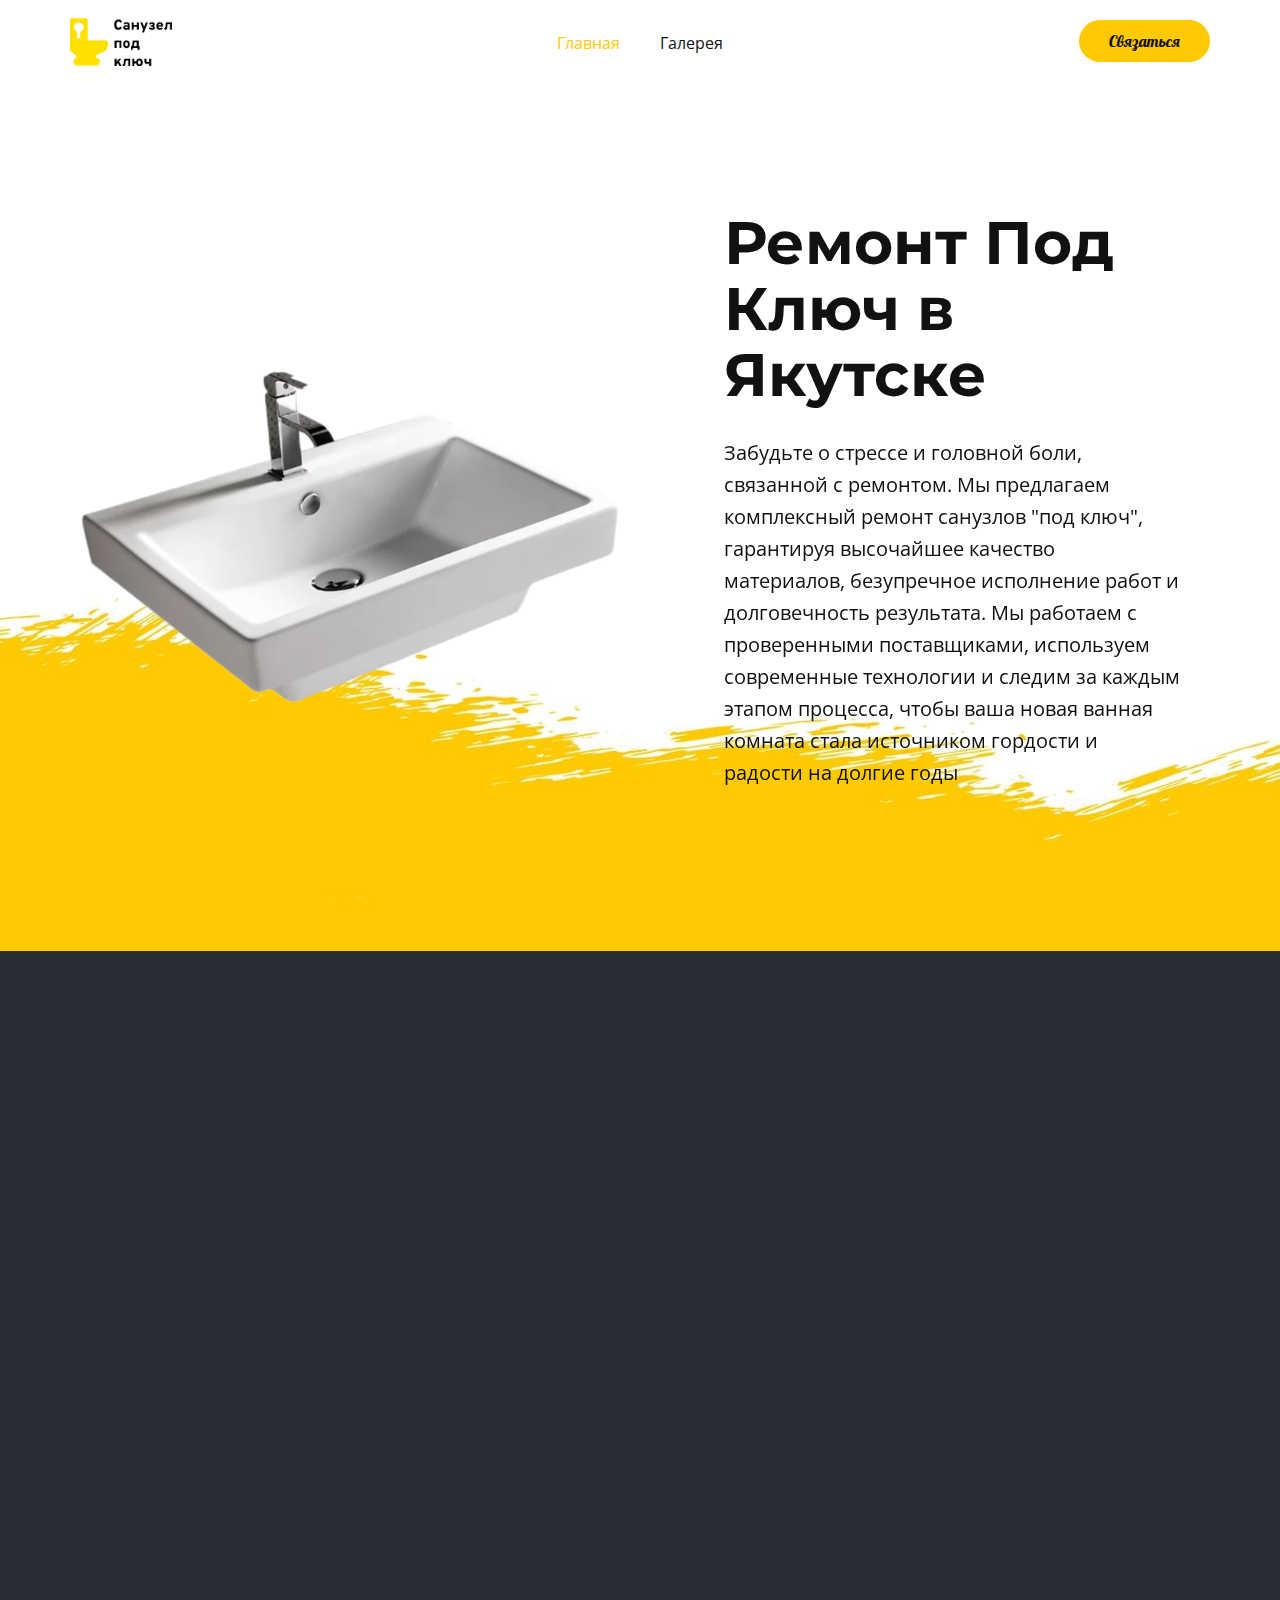
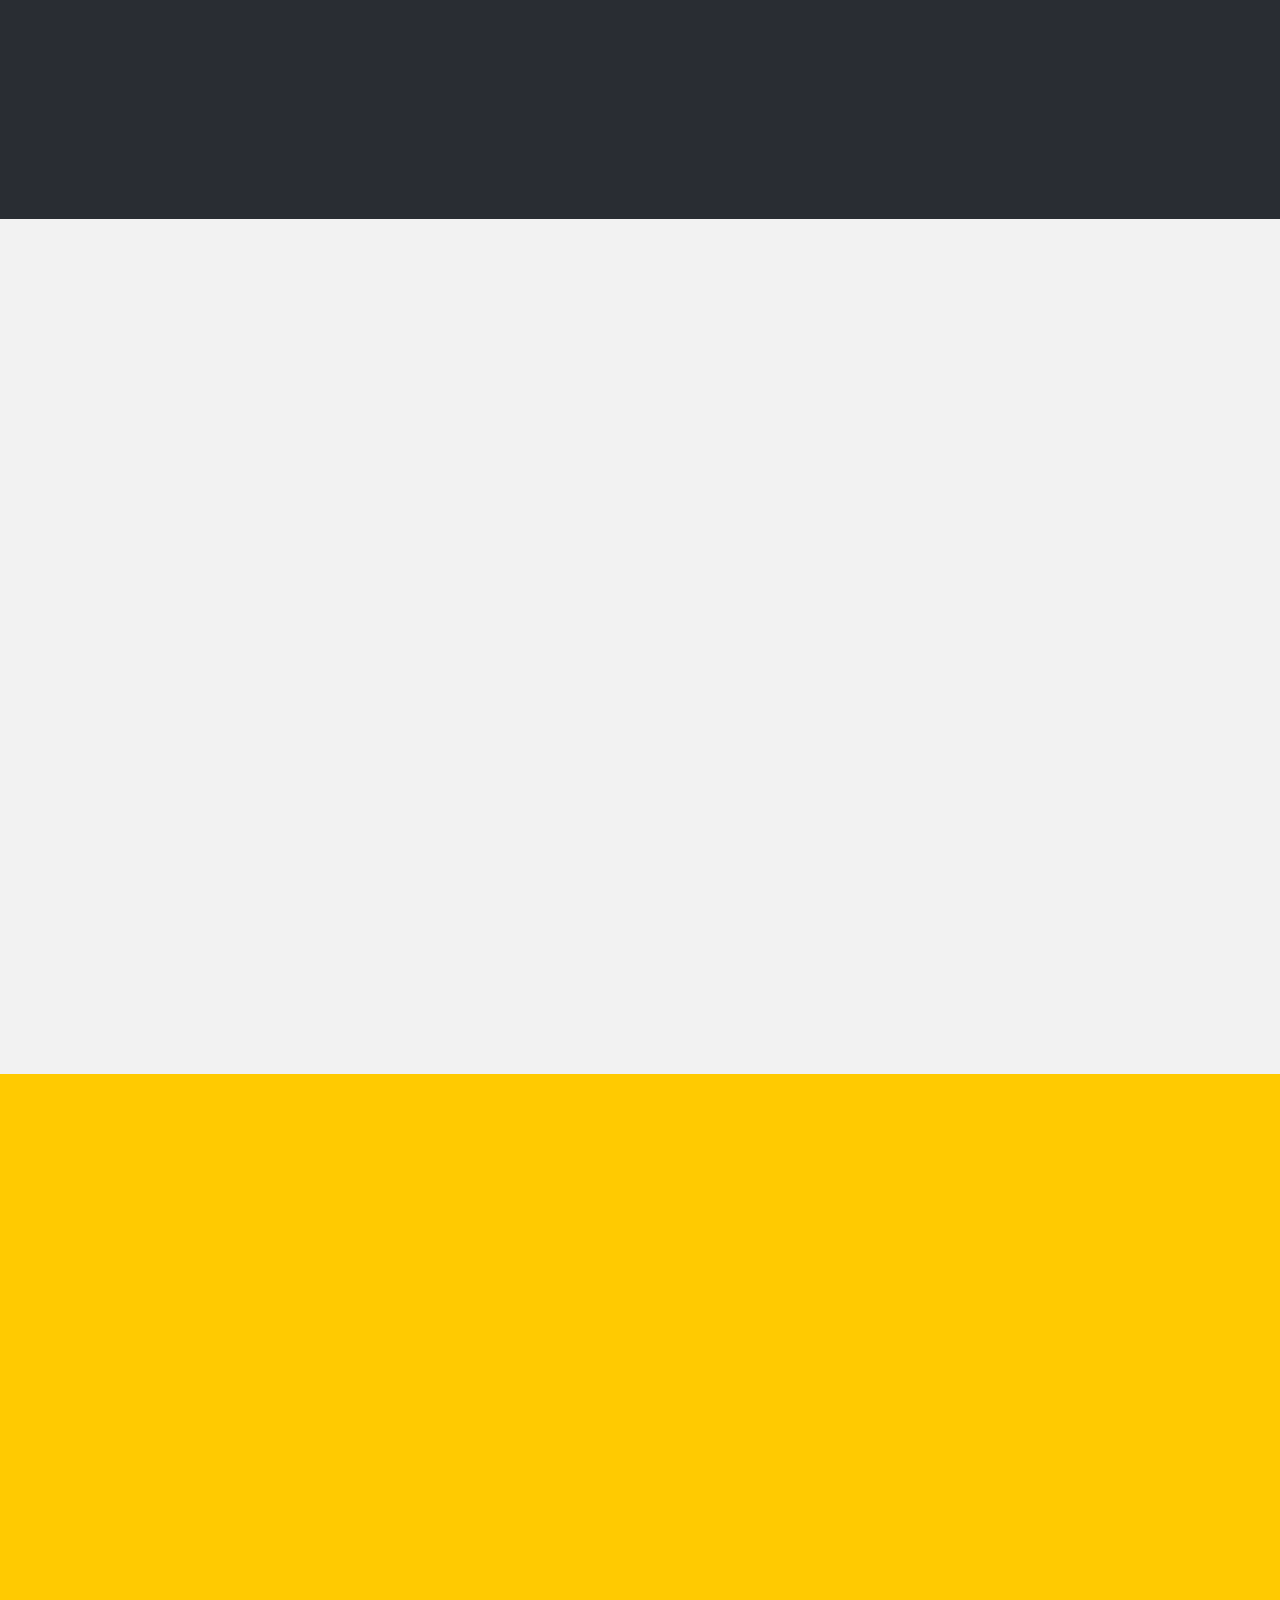
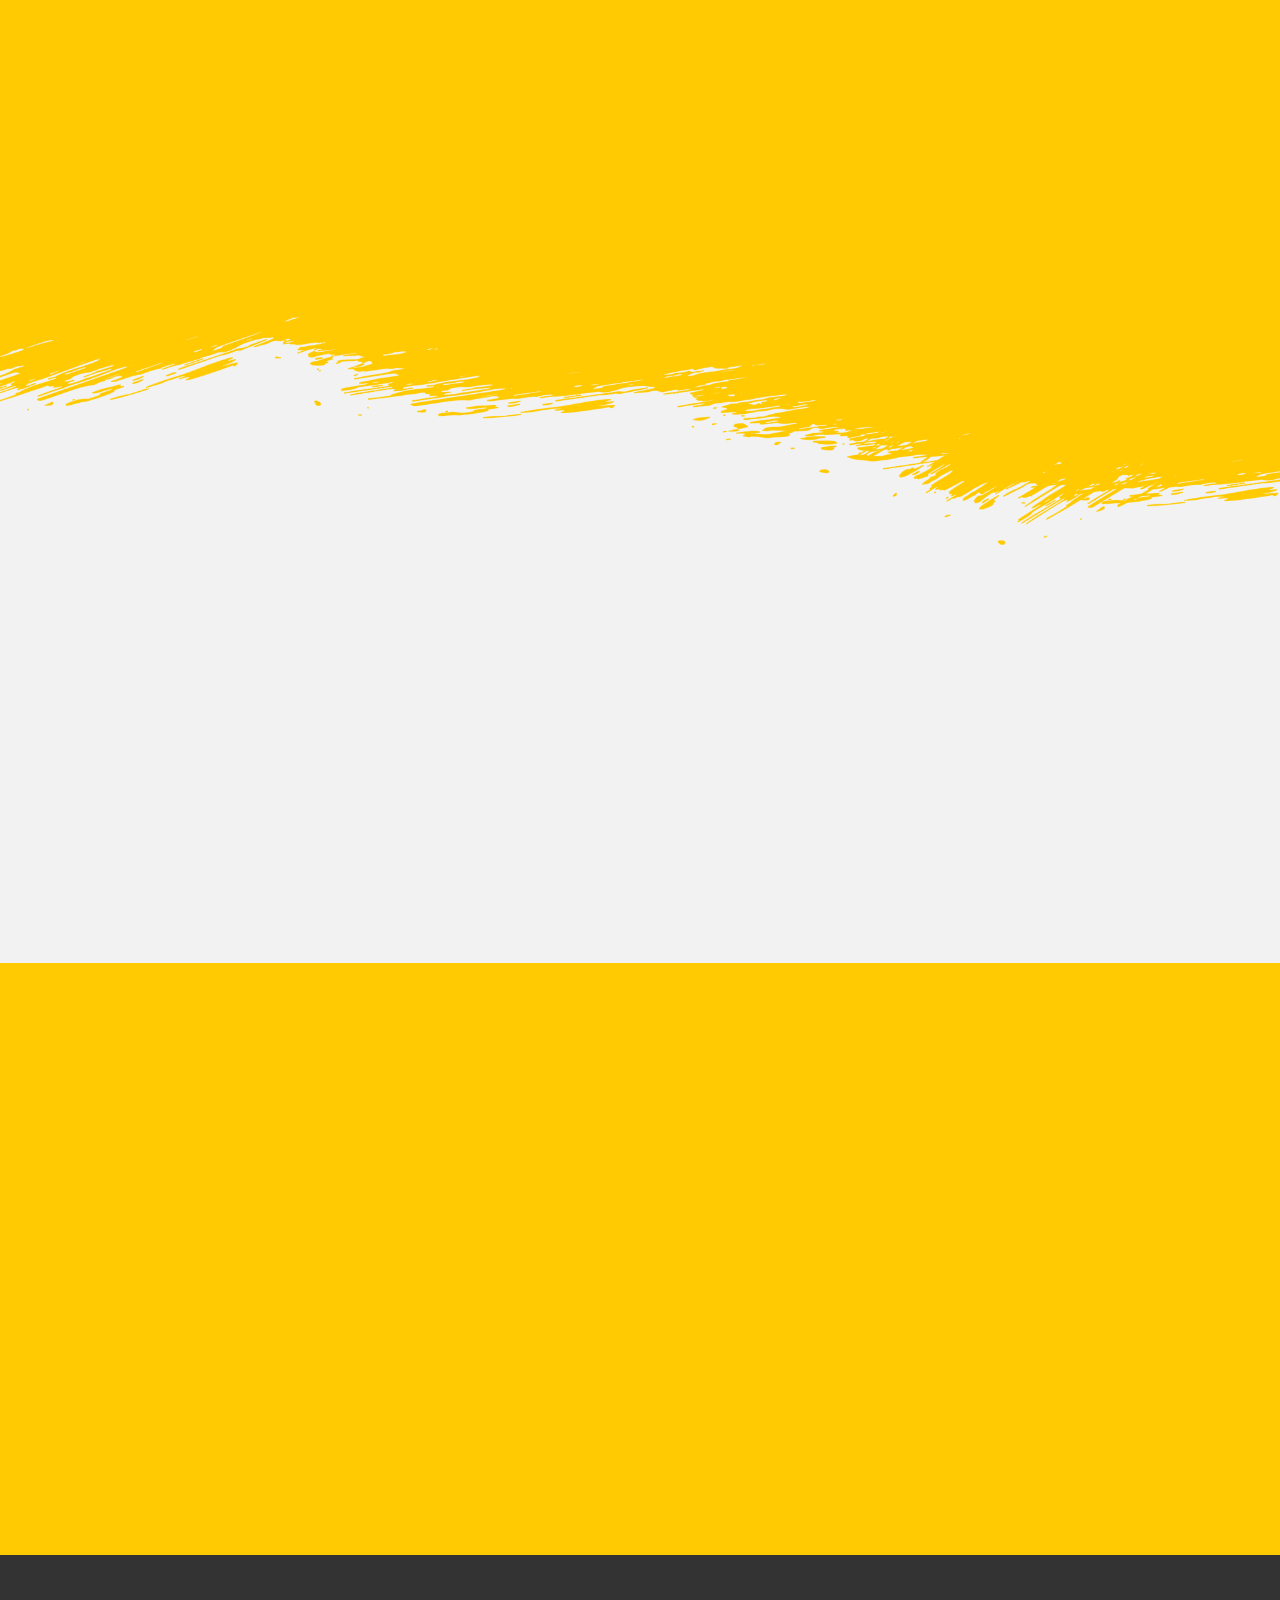
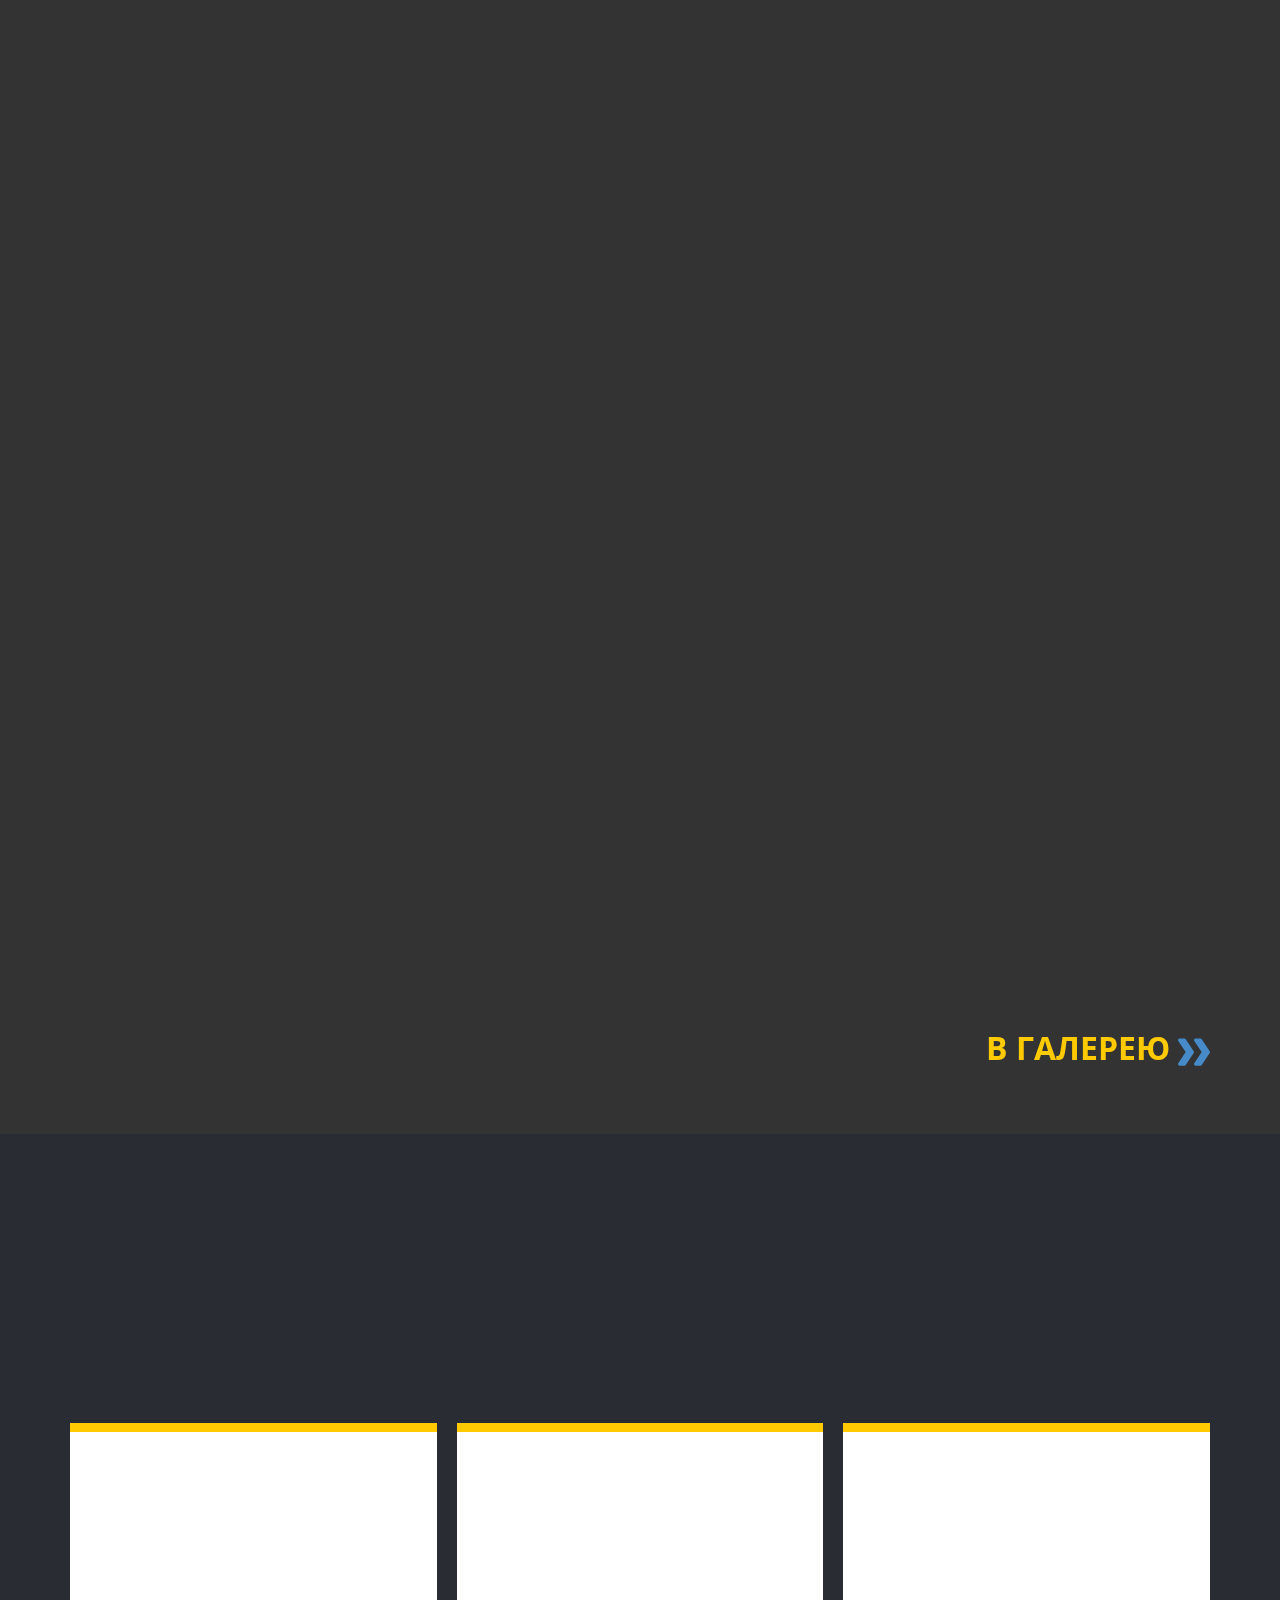
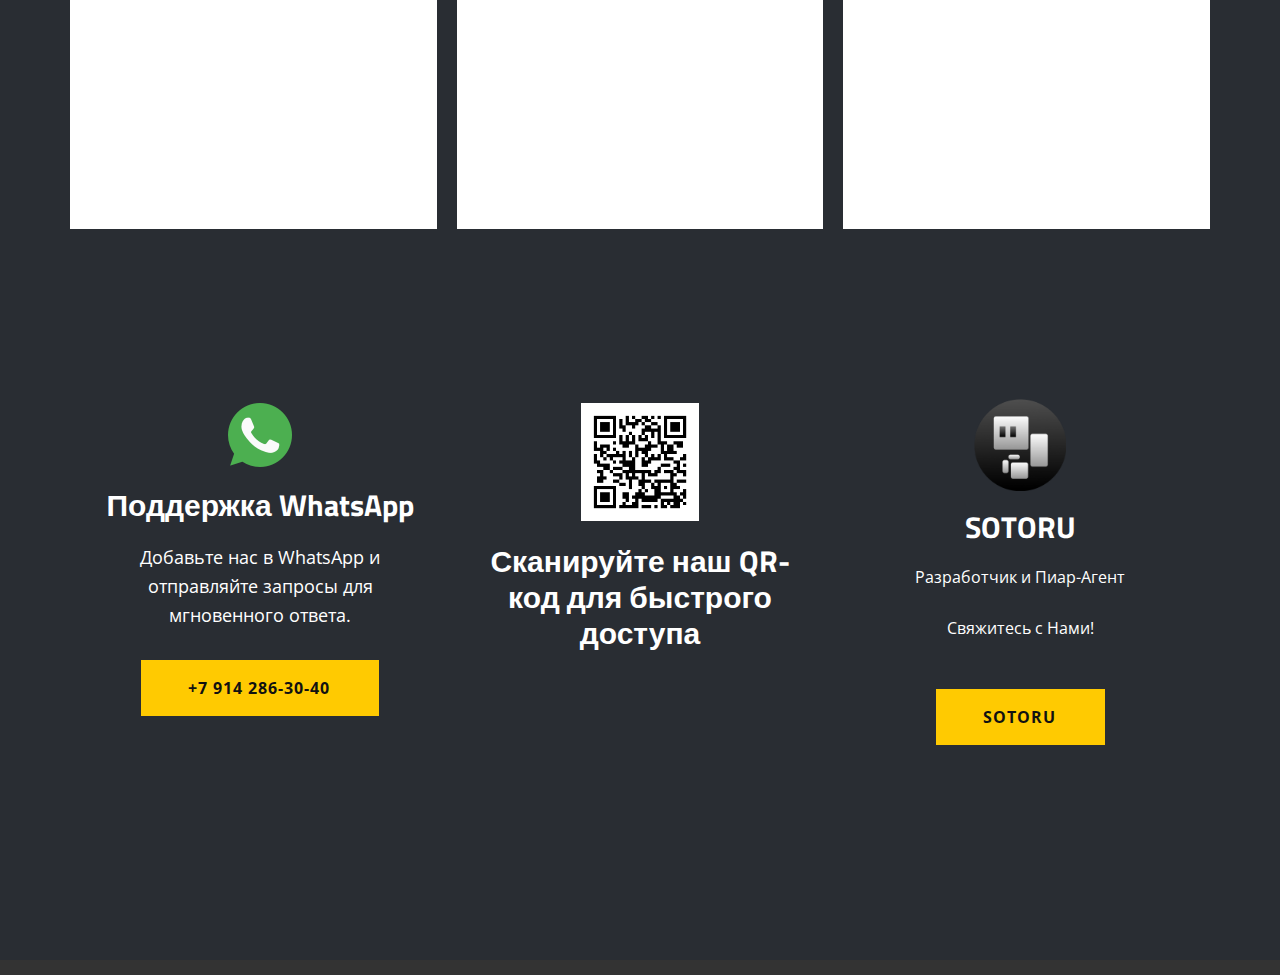
<file: index.html>
<!DOCTYPE html>
<html style="font-size: 16px;" lang="ru"><head>
    <meta name="viewport" content="width=device-width, initial-scale=1.0">
    <meta charset="utf-8">
    <meta name="keywords" content="Услуги по ремонту дома, Почему стоит выбрать нашу компанию для ремонта дома?, Надежные, проверенные и профессиональные услуги, Услуги по ремонту дома, Наши услуги, Ремонтные услуги для дома внутри, Отправьте нам сообщение, Профессиональные услуги, Познакомьтесь с экспертами по обслуживанию вашего дома">
    <meta name="description" content="">
    <title>Главная</title>
    <link rel="stylesheet" href="nicepage.css" media="screen">
<link rel="stylesheet" href="index.css" media="screen">
    <script class="u-script" type="text/javascript" src="jquery.js" defer=""></script>
    <script class="u-script" type="text/javascript" src="nicepage.js" defer=""></script>
    <meta name="generator" content="Nicepage 7.6.4, nicepage.com">
    
    
    
    
    
    
    
    
    
    
    
    
    <link id="u-theme-google-font" rel="stylesheet" href="https://fonts.googleapis.com/css?family=Titillium+Web:200,200i,300,300i,400,400i,600,600i,700,700i,900|Open+Sans:300,300i,400,400i,500,500i,600,600i,700,700i,800,800i">
    <link id="u-page-google-font" rel="stylesheet" href="https://fonts.googleapis.com/css?family=Montserrat:100,100i,200,200i,300,300i,400,400i,500,500i,600,600i,700,700i,800,800i,900,900i|Oswald:200,300,400,500,600,700|Lobster:400">
    <script type="application/ld+json">{
		"@context": "http://schema.org",
		"@type": "Organization",
		"name": "",
		"logo": "images/Frame2.png"
}</script>
    <meta name="theme-color" content="#478ac9">
    <meta property="og:title" content="Главная">
    <meta property="og:type" content="website">
  <meta data-intl-tel-input-cdn-path="intlTelInput/"></head>
  <body data-home-page="Главная.html" data-home-page-title="Главная" data-path-to-root="./" data-include-products="false" class="u-body u-xl-mode" data-lang="ru"><header class="u-clearfix u-header u-header" id="sec-8087"><div class="u-clearfix u-sheet u-valign-middle-lg u-valign-middle-md u-valign-middle-sm u-sheet-1">
        <a href="#" class="u-image u-logo u-image-1" data-image-width="129" data-image-height="62">
          <img class="u-logo-image u-logo-image-1" src="images/Frame2.png">
        </a>
        <nav class="u-menu u-menu-one-level u-offcanvas u-menu-1" data-responsive-from="SM">
          <div class="menu-collapse" style="font-size: 1rem; letter-spacing: 0px;">
            <a class="u-button-style u-custom-left-right-menu-spacing u-custom-padding-bottom u-custom-text-active-color u-custom-top-bottom-menu-spacing u-hamburger-link u-nav-link u-text-active-palette-1-base u-text-hover-palette-2-base" href="#">
              <svg class="u-svg-link" viewBox="0 0 24 24"><use xmlns:xlink="http://www.w3.org/1999/xlink" xlink:href="#menu-hamburger"></use></svg>
              <svg class="u-svg-content" version="1.1" id="menu-hamburger" viewBox="0 0 16 16" x="0px" y="0px" xmlns:xlink="http://www.w3.org/1999/xlink" xmlns="http://www.w3.org/2000/svg"><g><rect y="1" width="16" height="2"></rect><rect y="7" width="16" height="2"></rect><rect y="13" width="16" height="2"></rect>
</g></svg>
            </a>
          </div>
          <div class="u-custom-menu u-nav-container">
            <ul class="u-nav u-unstyled u-nav-1"><li class="u-nav-item"><a class="u-button-style u-nav-link u-text-active-palette-3-base u-text-hover-palette-2-base" href="./" style="padding: 10px 20px;">Главная</a>
</li><li class="u-nav-item"><a class="u-button-style u-nav-link u-text-active-palette-3-base u-text-hover-palette-2-base" href="Галерея.html" style="padding: 10px 20px;">Галерея</a>
</li></ul>
          </div>
          <div class="u-custom-menu u-nav-container-collapse">
            <div class="u-black u-container-style u-inner-container-layout u-opacity u-opacity-95 u-sidenav">
              <div class="u-inner-container-layout u-sidenav-overflow">
                <div class="u-menu-close"></div>
                <ul class="u-align-center u-nav u-popupmenu-items u-unstyled u-nav-2"><li class="u-nav-item"><a class="u-button-style u-nav-link" href="./">Главная</a>
</li><li class="u-nav-item"><a class="u-button-style u-nav-link" href="Галерея.html">Галерея</a>
</li></ul>
              </div>
            </div>
            <div class="u-black u-menu-overlay u-opacity u-opacity-70"></div>
          </div>
        </nav>
        <a href="https://wa.me/79142863040?text=%D0%97%D0%B4%D1%80%D0%B0%D0%B2%D1%81%D1%82%D0%B2%D1%83%D0%B9%D1%82%D0%B5!%20%F0%9F%91%8B%20%D0%A5%D0%BE%D1%87%D1%83%20%D0%B7%D0%B0%D0%BA%D0%B0%D0%B7%D0%B0%D1%82%D1%8C" class="u-align-center u-border-none u-btn u-btn-round u-button-style u-custom-font u-font-lobster u-hover-palette-1-dark-1 u-palette-3-base u-radius-50 u-text-active-white u-btn-1">Связаться</a>
      </div></header>
	  <!-- Google tag (gtag.js) -->
<script async src="https://www.googletagmanager.com/gtag/js?id=G-DPNM1YPQW3"></script>
<script>
  window.dataLayer = window.dataLayer || [];
  function gtag(){dataLayer.push(arguments);}
  gtag('js', new Date());

  gtag('config', 'G-DPNM1YPQW3');
</script>
    <section class="u-clearfix u-image u-section-1" id="carousel_58e9" data-image-width="1889" data-image-height="1080">
      <div class="u-clearfix u-sheet u-valign-middle-xs u-valign-top-lg u-valign-top-md u-valign-top-sm u-valign-top-xl u-sheet-1">
        <div class="data-layout-selected u-clearfix u-expanded-width u-gutter-30 u-layout-wrap u-layout-wrap-1">
          <div class="u-layout">
            <div class="u-layout-row">
              <div class="u-align-center-sm u-align-center-xs u-container-style u-layout-cell u-left-cell u-size-30-md u-size-30-sm u-size-30-xs u-size-32-lg u-size-32-xl u-layout-cell-1" src="" data-animation-name="customAnimationIn" data-animation-duration="1500" data-animation-delay="0">
                <div class="u-container-layout u-valign-top-lg u-valign-top-md u-valign-top-sm u-container-layout-1">
                  <img class="u-expanded-width u-hover-feature u-image u-image-1" src="images/i1.png" data-image-width="900" data-image-height="560">
                </div>
              </div>
              <div class="u-align-left u-container-align-left u-container-style u-layout-cell u-right-cell u-size-28-lg u-size-28-xl u-size-30-md u-size-30-sm u-size-30-xs u-layout-cell-2" data-animation-name="customAnimationIn" data-animation-duration="1000" data-animation-delay="250" data-animation-direction="">
                <div class="u-container-layout u-valign-middle-lg u-valign-middle-md u-valign-middle-sm u-valign-middle-xs u-container-layout-2">
                  <h1 class="u-align-left u-custom-font u-font-montserrat u-text u-text-1">Ремонт Под Ключ в Якутске</h1>
                  <p class="u-align-left u-text u-text-2"> Забудьте о стрессе и головной боли, связанной с ремонтом. Мы предлагаем комплексный ремонт санузлов "под ключ", гарантируя высочайшее качество материалов,  безупречное исполнение работ и долговечность результата.  Мы работаем с проверенными поставщиками,  используем современные технологии и  следим за каждым этапом процесса, чтобы ваша новая ванная комната стала источником гордости и радости на долгие годы</p>
                  <a href="https://wa.me/79142863040?text=%D0%97%D0%B4%D1%80%D0%B0%D0%B2%D1%81%D1%82%D1%83%D0%B9%D1%82%D0%B5%2C%20" class="u-active-black u-align-left u-border-2 u-border-active-black u-border-black u-border-hover-black u-border-radius-50 u-btn u-btn-round u-button-style u-hover-black u-none u-btn-1" data-animation-name="customAnimationIn" data-animation-duration="1250" data-animation-delay="500">связаться с нами</a>
                </div>
              </div>
            </div>
          </div>
        </div>
      </div>
      
    </section>
    <section class="u-align-center u-clearfix u-container-align-center u-palette-5-dark-3 u-section-2" id="carousel_21e8">
      <div class="u-clearfix u-sheet u-valign-middle-lg u-valign-middle-md u-valign-middle-sm u-sheet-1">
        <h2 class="u-align-center u-text u-text-1" data-animation-name="customAnimationIn" data-animation-duration="1500">Почему стоит выбрать нас для ремонта дома?</h2>
        <div class="u-expanded-width u-list u-list-1">
          <div class="u-repeater u-repeater-1">
            <div class="u-align-left u-container-align-center u-container-align-left u-container-style u-list-item u-radius-20 u-repeater-item u-shape-round u-white u-list-item-1" data-animation-name="customAnimationIn" data-animation-duration="1500" data-animation-delay="500">
              <div class="u-container-layout u-similar-container u-container-layout-1">
                <div class="u-border-9 u-border-palette-3-base u-image u-image-circle u-image-1" alt="" data-image-width="480" data-image-height="270" data-animation-name="customAnimationIn" data-animation-duration="1500" data-animation-delay="750"></div>
                <h4 class="u-align-center u-custom-font u-font-montserrat u-text u-text-2" data-animation-name="customAnimationIn" data-animation-duration="1500" data-animation-delay="750"> Индивидуальный подход<br style="">
                </h4>
                <p class="u-align-center u-text u-text-3"> Мы учитываем все ваши пожелания и особенности помещения</p>
              </div>
            </div>
            <div class="u-align-left u-container-align-left u-container-style u-list-item u-radius-20 u-repeater-item u-shape-round u-video-cover u-white u-list-item-2" data-animation-name="customAnimationIn" data-animation-duration="1500" data-animation-delay="500">
              <div class="u-container-layout u-similar-container u-container-layout-2">
                <div class="u-border-9 u-border-palette-3-base u-image u-image-circle u-image-2" alt="" data-image-width="700" data-image-height="593" data-animation-name="customAnimationIn" data-animation-duration="1500" data-animation-delay="750"></div>
                <h4 class="u-align-center u-custom-font u-font-montserrat u-text u-text-4" data-animation-name="customAnimationIn" data-animation-duration="1500" data-animation-delay="750">Профессионализм<br style="">
                </h4>
                <p class="u-align-center u-text u-text-5"> Наша команда состоит из опытных специалистов с многолетним стажем работы</p>
              </div>
            </div>
            <div class="u-align-left u-container-align-left u-container-style u-list-item u-radius-20 u-repeater-item u-shape-round u-video-cover u-white u-list-item-3" data-animation-name="customAnimationIn" data-animation-duration="1500" data-animation-delay="500">
              <div class="u-container-layout u-similar-container u-container-layout-3">
                <div class="u-border-9 u-border-palette-3-base u-image u-image-circle u-image-3" alt="" data-image-width="700" data-image-height="593" data-animation-name="customAnimationIn" data-animation-duration="1500" data-animation-delay="750"></div>
                <h4 class="u-align-center u-custom-font u-font-montserrat u-text u-text-6" data-animation-name="customAnimationIn" data-animation-duration="1500" data-animation-delay="750"> Качественные материалы</h4>
                <p class="u-align-center u-text u-text-7"> Мы работаем только с проверенными производителями, гарантируя долговечность и надежность</p>
              </div>
            </div>
            <div class="u-align-left u-container-align-left u-container-style u-list-item u-radius-20 u-repeater-item u-shape-round u-video-cover u-white u-list-item-4" data-animation-name="customAnimationIn" data-animation-duration="1500" data-animation-delay="500">
              <div class="u-container-layout u-similar-container u-container-layout-4">
                <div class="u-border-9 u-border-palette-3-base u-image u-image-circle u-image-4" alt="" data-image-width="1600" data-image-height="1067" data-animation-name="customAnimationIn" data-animation-duration="1500" data-animation-delay="750"></div>
                <h4 class="u-align-center u-custom-font u-font-montserrat u-text u-text-8" data-animation-name="customAnimationIn" data-animation-duration="1500" data-animation-delay="750"> Соблюдение сроков</h4>
                <p class="u-align-center u-text u-text-9"> Мы строго соблюдаем оговоренные сроки выполнения работ</p>
              </div>
            </div>
          </div>
        </div>
      </div>
    </section>
    <section class="u-clearfix u-container-align-left-xl u-grey-5 u-section-3" id="sec-6cde">
      <div class="u-clearfix u-sheet u-valign-middle-lg u-sheet-1">
        <div class="u-image u-image-circle u-image-1" alt="" data-image-width="1200" data-image-height="800" data-animation-name="customAnimationIn" data-animation-duration="2000" data-animation-delay="0"></div>
        <div class="data-layout-selected u-clearfix u-expanded-width-md u-expanded-width-sm u-expanded-width-xs u-layout-wrap u-layout-wrap-1">
          <div class="u-layout">
            <div class="u-layout-col">
              <div class="u-container-align-center-lg u-container-align-left-xs u-container-style u-layout-cell u-size-20 u-layout-cell-1" data-animation-name="customAnimationIn" data-animation-duration="2000" data-animation-delay="0">
                <div class="u-container-layout u-valign-middle-sm u-valign-middle-xs u-valign-top-xl u-container-layout-1">
                  <div class="u-container-align-center u-container-style u-group u-palette-3-base u-preserve-proportions u-shape-circle u-group-1">
                    <div class="u-container-layout u-valign-middle u-container-layout-2">
                      <h3 class="u-align-center u-text u-text-default u-text-1">01</h3>
                    </div>
                  </div>
                  <div class="u-container-style u-group u-shape-rectangle u-group-2">
                    <div class="u-container-layout u-valign-top-lg u-valign-top-md u-valign-top-sm u-valign-top-xs">
                      <h5 class="u-align-left u-custom-font u-font-oswald u-text u-text-2"> Натяжные потолки в&nbsp;<br>П​ОДАРО​​К 
                      </h5>
                    </div>
                  </div>
                </div>
              </div>
              <div class="u-container-align-left-xs u-container-align-right-lg u-container-style u-layout-cell u-shape-rectangle u-size-20 u-layout-cell-2" data-animation-name="customAnimationIn" data-animation-duration="2000" data-animation-delay="0">
                <div class="u-container-layout u-valign-bottom-lg u-valign-bottom-xl u-valign-middle-md u-valign-top-xs u-container-layout-4">
                  <div class="u-container-align-center u-container-style u-group u-palette-3-base u-preserve-proportions u-shape-circle u-group-3">
                    <div class="u-container-layout u-valign-middle">
                      <h3 class="u-align-center u-text u-text-default u-text-3">02</h3>
                    </div>
                  </div>
                  <div class="u-container-style u-group u-shape-rectangle u-group-4">
                    <div class="u-container-layout">
                      <h5 class="u-align-left u-custom-font u-font-oswald u-text u-text-default u-text-4"> Реставрация ванны в ПОДАРОК</h5>
                    </div>
                  </div>
                </div>
              </div>
              <div class="u-container-align-center-lg u-container-style u-layout-cell u-shape-rectangle u-size-20 u-layout-cell-3" data-animation-name="customAnimationIn" data-animation-duration="2000" data-animation-delay="0">
                <div class="u-container-layout u-valign-top-lg u-container-layout-7">
                  <div class="u-container-align-center u-container-style u-group u-palette-3-base u-preserve-proportions u-shape-circle u-group-5">
                    <div class="u-container-layout u-valign-middle">
                      <h3 class="u-align-center u-text u-text-default u-text-5">03</h3>
                    </div>
                  </div>
                  <div class="u-container-style u-expanded-width-xs u-group u-shape-rectangle u-group-6">
                    <div class="u-container-layout u-valign-middle-lg u-valign-middle-md u-valign-middle-sm u-valign-middle-xl u-container-layout-9">
                      <h5 class="u-align-left u-custom-font u-font-oswald u-text u-text-default u-text-6"> Резка под 45 градусов</h5>
                    </div>
                  </div>
                </div>
              </div>
            </div>
          </div>
        </div>
      </div>
    </section>
    <section class="u-align-center u-clearfix u-container-align-center u-palette-3-base u-valign-middle u-section-4" id="carousel_ec6f">
      <div class="data-layout-selected u-clearfix u-gutter-0 u-layout-wrap u-layout-wrap-1">
        <div class="u-gutter-0 u-layout">
          <div class="u-layout-row">
            <div class="u-container-style u-image u-layout-cell u-shape-rectangle u-size-33-lg u-size-38-xl u-size-60-md u-size-60-sm u-size-60-xs u-image-1" data-image-width="392" data-image-height="320" data-animation-name="customAnimationIn" data-animation-duration="1500">
              <div class="u-container-layout u-container-layout-1"></div>
            </div>
            <div class="u-container-align-left-lg u-container-align-left-xl u-container-style u-layout-cell u-shape-rectangle u-size-22-xl u-size-27-lg u-size-60-md u-size-60-sm u-size-60-xs u-layout-cell-2" data-animation-name="customAnimationIn" data-animation-duration="1500" data-animation-delay="500">
              <div class="u-container-layout u-valign-middle-lg u-valign-middle-md u-valign-middle-sm u-container-layout-2">
                <h2 class="u-align-left u-text u-text-1" data-animation-name="customAnimationIn" data-animation-duration="1500" data-animation-delay="500">Надежные, проверенные и профессиональные услуги</h2>
                <ul class="u-align-left u-custom-list u-text u-text-2"> Забудьте о муках ремонта! Мы предлагаем услуги по комплексному обустройству санузлов «под ключ»</ul>
                <div class="u-expanded-width-lg u-expanded-width-xl u-list u-list-1">
                  <div class="u-repeater u-repeater-1">
                    <div class="u-container-align-left u-container-style u-list-item u-repeater-item">
                      <div class="u-container-layout u-similar-container u-valign-middle u-container-layout-3">
                        <h6 class="u-align-left u-text u-text-default u-text-3">
                          <span class="u-file-icon u-icon u-icon-1"><img src="images/711239.png" alt="" style=""></span>Унитаз
                        </h6>
                      </div>
                    </div>
                    <div class="u-container-align-left u-container-style u-list-item u-repeater-item">
                      <div class="u-container-layout u-similar-container u-valign-middle u-container-layout-4">
                        <h6 class="u-align-left u-text u-text-default u-text-4">
                          <span class="u-file-icon u-icon u-icon-2"><img src="images/711239.png" alt="" style=""></span>Раковина
                        </h6>
                      </div>
                    </div>
                    <div class="u-container-align-left u-container-style u-list-item u-repeater-item">
                      <div class="u-container-layout u-similar-container u-valign-middle u-container-layout-5">
                        <h6 class="u-align-left u-text u-text-default u-text-5">
                          <span class="u-file-icon u-icon u-icon-3"><img src="images/711239.png" alt="" style=""></span>Ванна
                        </h6>
                      </div>
                    </div>
                    <div class="u-container-style u-list-item u-repeater-item">
                      <div class="u-container-layout u-similar-container u-valign-middle u-container-layout-6">
                        <h6 class="u-align-left u-text u-text-default u-text-6">
                          <span class="u-file-icon u-icon u-icon-4"><img src="images/711239.png" alt="" style=""></span> Душевая кабина 
                        </h6>
                      </div>
                    </div>
                  </div>
                </div>
              </div>
            </div>
          </div>
        </div>
      </div>
    </section>
    <section class="u-align-center u-clearfix u-container-align-center u-grey-5 u-section-5" id="sec-742b">
      <div class="u-container-align-center u-container-style u-expanded-width-lg u-expanded-width-md u-expanded-width-sm u-expanded-width-xl u-group u-image u-image-1" data-image-width="1980" data-image-height="1132">
        <div class="u-container-layout u-container-layout-1">
          <h2 class="u-align-center u-text u-text-1" data-animation-name="customAnimationIn" data-animation-duration="1500">Наши услуги</h2>
        </div>
      </div>
      <div class="u-list u-list-1">
        <div class="u-repeater u-repeater-1">
          <div class="u-align-left u-container-align-left u-container-style u-list-item u-radius-20 u-repeater-item u-shape-round u-white u-list-item-1" data-animation-name="customAnimationIn" data-animation-duration="1500">
            <div class="u-container-layout u-similar-container u-container-layout-2">
              <span class="u-file-icon u-icon u-icon-circle u-palette-3-base u-icon-1" data-animation-name="customAnimationIn" data-animation-duration="1500" data-animation-delay="500"><img src="images/1107201-e9a29c3d.png" alt=""></span>
              <h4 class="u-custom-font u-font-montserrat u-text u-text-2"> Полный демонтаж и монтаж санузла</h4>
              <p class="u-text u-text-3"> Демонтаж старой сантехники, облицовки, коммуникаций.  Установка новой сантехники,  укладка плитки,  монтаж натяжных потолков и освещения.  Включает в себя все необходимые подготовительные и завершающие работы.</p>
              <a href="#" class="u-border-1 u-border-active-black u-border-hover-black u-border-no-left u-border-no-right u-border-no-top u-border-palette-3-base u-bottom-left-radius-0 u-bottom-right-radius-0 u-btn u-button-style u-none u-radius-0 u-text-active-black u-text-body-color u-text-hover-black u-top-left-radius-0 u-top-right-radius-0 u-btn-1">более</a>
            </div>
          </div>
          <div class="u-align-left u-container-align-left u-container-style u-list-item u-radius-20 u-repeater-item u-shape-round u-video-cover u-white u-list-item-2" data-animation-name="customAnimationIn" data-animation-duration="1500">
            <div class="u-container-layout u-similar-container u-container-layout-3">
              <span class="u-file-icon u-icon u-icon-circle u-palette-3-base u-icon-2" data-animation-name="customAnimationIn" data-animation-duration="1500" data-animation-delay="500"><img src="images/422315-41c69177.png" alt=""></span>
              <h4 class="u-custom-font u-font-montserrat u-text u-text-4"> Проектирование и дизайн санузла</h4>
              <p class="u-text u-text-5"> Разработка индивидуального проекта с учетом пожеланий клиента,  подбор материалов и сантехники</p>
              <a href="#" class="u-border-1 u-border-active-black u-border-hover-black u-border-no-left u-border-no-right u-border-no-top u-border-palette-3-base u-bottom-left-radius-0 u-bottom-right-radius-0 u-btn u-button-style u-none u-radius-0 u-text-active-black u-text-body-color u-text-hover-black u-top-left-radius-0 u-top-right-radius-0 u-btn-2">более</a>
            </div>
          </div>
          <div class="u-align-left u-container-align-left u-container-style u-list-item u-radius-20 u-repeater-item u-shape-round u-video-cover u-white u-list-item-3" data-animation-name="customAnimationIn" data-animation-duration="1500">
            <div class="u-container-layout u-similar-container u-container-layout-4">
              <span class="u-file-icon u-icon u-icon-circle u-palette-3-base u-icon-3" data-animation-name="customAnimationIn" data-animation-duration="1500" data-animation-delay="500"><img src="images/5035738-b8cf2e83.png" alt=""></span>
              <h4 class="u-custom-font u-font-montserrat u-text u-text-6"> Ремонт и замена сантехники</h4>
              <p class="u-text u-text-7"> Ремонт или замена унитаза, раковины, ванны, душевой кабины, смесителей, водонагревателя и других сантехнических приборов</p>
              <a href="#" class="u-border-1 u-border-active-black u-border-hover-black u-border-no-left u-border-no-right u-border-no-top u-border-palette-3-base u-bottom-left-radius-0 u-bottom-right-radius-0 u-btn u-button-style u-none u-radius-0 u-text-active-black u-text-body-color u-text-hover-black u-top-left-radius-0 u-top-right-radius-0 u-btn-3">более</a>
            </div>
          </div>
          <div class="u-align-left u-container-align-left u-container-style u-list-item u-radius-20 u-repeater-item u-shape-round u-video-cover u-white u-list-item-4" data-animation-name="customAnimationIn" data-animation-duration="1500">
            <div class="u-container-layout u-similar-container u-container-layout-5">
              <span class="u-file-icon u-icon u-icon-circle u-palette-3-base u-icon-4" data-animation-name="customAnimationIn" data-animation-duration="1500" data-animation-delay="500"><img src="images/7315554-2b85bfeb.png" alt=""></span>
              <h4 class="u-custom-font u-font-montserrat u-text u-text-8"> Гидроизоляция санузла</h4>
              <p class="u-text u-text-9"> Профессиональная обработка поверхностей специальными материалами для предотвращения протечек и обеспечения долговечности санузла</p>
              <a href="#" class="u-border-1 u-border-active-black u-border-hover-black u-border-no-left u-border-no-right u-border-no-top u-border-palette-3-base u-bottom-left-radius-0 u-bottom-right-radius-0 u-btn u-button-style u-none u-radius-0 u-text-active-black u-text-body-color u-text-hover-black u-top-left-radius-0 u-top-right-radius-0 u-btn-4">более</a>
            </div>
          </div>
        </div>
      </div>
      
      
      
      
    </section>
    <section class="u-align-center u-clearfix u-container-align-center u-palette-3-base u-valign-middle u-section-6" id="carousel_6ea1">
      <div class="data-layout-selected u-clearfix u-gutter-0 u-layout-wrap u-layout-wrap-1">
        <div class="u-gutter-0 u-layout">
          <div class="u-layout-row">
            <div class="u-align-left u-container-align-left u-container-style u-layout-cell u-size-27-lg u-size-27-xl u-size-60-md u-size-60-sm u-size-60-xs u-layout-cell-1" data-animation-name="customAnimationIn" data-animation-duration="1500" data-animation-delay="500">
              <div class="u-container-layout u-valign-middle-lg u-valign-middle-md u-valign-middle-sm u-valign-middle-xs u-container-layout-1">
                <h2 class="u-align-left u-text u-text-1"> Превратите мечту в реальность с нами!</h2>
                <ul class="u-align-left u-custom-list u-text u-text-2"> Забудьте о бесконечном поиске сантехники, материалах, мастерах и головной боли, связанной с ремонтом</ul>
                <a href="https://wa.me/79142863040?text=%D0%97%D0%B4%D1%80%D0%B0%D0%B2%D1%81%D1%82%D1%83%D0%B9%D1%82%D0%B5%2C%20" class="u-active-black u-align-left u-border-2 u-border-active-black u-border-black u-border-hover-black u-border-radius-50 u-btn u-button-style u-hover-black u-none u-btn-1" data-animation-name="customAnimationIn" data-animation-duration="1250" data-animation-delay="500">Узнать больше</a>
              </div>
            </div>
            <div class="u-container-align-center u-container-style u-image u-layout-cell u-shape-rectangle u-size-33-lg u-size-33-xl u-size-60-md u-size-60-sm u-size-60-xs u-image-1" data-animation-name="customAnimationIn" data-animation-duration="1500" data-image-width="1083" data-image-height="720">
              <div class="u-container-layout u-valign-middle u-container-layout-2"></div>
            </div>
          </div>
        </div>
      </div>
    </section>
    <section class="u-clearfix u-grey-80 u-section-7" id="sec-de72">
      <div class="u-clearfix u-sheet u-valign-bottom-xl u-valign-middle-lg u-valign-middle-md u-valign-middle-sm u-valign-middle-xs u-sheet-1">
        <h1 class="u-text u-text-1" data-animation-name="customAnimationIn" data-animation-duration="2000" data-animation-delay="0">Галерея</h1>
        <h3 class="u-text u-text-default u-text-2" data-animation-name="customAnimationIn" data-animation-duration="1000" data-animation-delay="0">галерея за 5 лет</h3>
      </div>
    </section>
    <section class="u-clearfix u-grey-80 u-section-8" id="sec-50d0">
      <div class="u-clearfix u-sheet u-valign-middle-lg u-valign-middle-md u-valign-middle-sm u-valign-middle-xs u-sheet-1">
        <div class="data-layout-selected u-clearfix u-expanded-width u-gutter-30 u-layout-wrap u-layout-wrap-1">
          <div class="u-layout">
            <div class="u-layout-col">
              <div class="u-size-30">
                <div class="u-layout-row">
                  <div class="u-container-align-center u-container-style u-hover-feature u-image u-layout-cell u-size-40 u-image-1" data-image-width="720" data-image-height="540" data-animation-name="customAnimationIn" data-animation-duration="2000" data-animation-delay="0">
                    <div class="u-container-layout u-container-layout-1"></div>
                  </div>
                  <div class="u-container-align-center u-container-style u-hover-feature u-image u-layout-cell u-size-20 u-image-2" data-image-width="1024" data-image-height="768" data-animation-name="customAnimationIn" data-animation-duration="2000" data-animation-delay="0">
                    <div class="u-container-layout u-container-layout-2"></div>
                  </div>
                </div>
              </div>
              <div class="u-size-30">
                <div class="u-layout-row">
                  <div class="u-container-align-center u-container-style u-hover-feature u-image u-layout-cell u-size-20 u-image-3" data-image-width="1083" data-image-height="720" data-animation-name="customAnimationIn" data-animation-duration="2000" data-animation-delay="0">
                    <div class="u-container-layout u-container-layout-3"></div>
                  </div>
                  <div class="u-container-align-center u-container-style u-hover-feature u-image u-layout-cell u-size-40 u-image-4" data-image-width="1024" data-image-height="767" data-animation-name="customAnimationIn" data-animation-duration="2000" data-animation-delay="0">
                    <div class="u-container-layout u-container-layout-4"></div>
                  </div>
                </div>
              </div>
            </div>
          </div>
        </div>
        <a href="Галерея.html" data-page-id="323722085" class="u-btn u-button-style u-none u-text-active-white u-text-hover-palette-2-base u-text-palette-3-base u-btn-1" title="Галерея" data-animation-name="pulse" data-animation-duration="2000" data-animation-delay="0" data-animation-direction=""> в галерею&nbsp;<span class="u-icon u-text-palette-1-base"><svg class="u-svg-content" viewBox="0 -32 426.66667 426" style="width: 1em; height: 1em;"><path d="m213.332031 181.667969c0 4.265625-1.277343 8.53125-3.625 11.730469l-106.667969 160c-3.839843 5.761718-10.238281 9.601562-17.707031 9.601562h-64c-11.730469 0-21.332031-9.601562-21.332031-21.332031 0-4.269531 1.28125-8.535157 3.625-11.734375l98.773438-148.265625-98.773438-148.269531c-2.34375-3.199219-3.625-7.464844-3.625-11.730469 0-11.734375 9.601562-21.335938 21.332031-21.335938h64c7.46875 0 13.867188 3.839844 17.707031 9.601563l106.667969 160c2.347657 3.199218 3.625 7.464844 3.625 11.734375zm0 0"></path><path d="m426.667969 181.667969c0 4.265625-1.28125 8.53125-3.628907 11.730469l-106.664062 160c-3.839844 5.761718-10.242188 9.601562-17.707031 9.601562h-64c-11.734375 0-21.335938-9.601562-21.335938-21.332031 0-4.269531 1.28125-8.535157 3.628907-11.734375l98.773437-148.265625-98.773437-148.269531c-2.347657-3.199219-3.628907-7.464844-3.628907-11.730469 0-11.734375 9.601563-21.335938 21.335938-21.335938h64c7.464843 0 13.867187 3.839844 17.707031 9.601563l106.664062 160c2.347657 3.199218 3.628907 7.464844 3.628907 11.734375zm0 0"></path></svg></span>
        </a>
      </div>
      
      
      
      
    </section>
    <section class="u-align-center u-clearfix u-container-align-center u-palette-5-dark-3 u-section-9" id="sec-32ab">
      <div class="u-clearfix u-sheet u-valign-middle-lg u-valign-middle-md u-valign-middle-sm u-valign-middle-xs u-sheet-1">
        <h2 class="u-align-center u-text u-text-1" data-animation-name="customAnimationIn" data-animation-duration="1250">Профессиональные услуги</h2>
        <p class="u-align-center u-text u-text-2" data-animation-name="customAnimationIn" data-animation-duration="1500" data-animation-delay="250">Мы сделаем ваш дом более безопасным, чем он был до нас</p>
        <div class="u-expanded-width u-list u-list-1">
          <div class="u-repeater u-repeater-1">
            <div class="u-align-center u-border-9 u-border-no-bottom u-border-no-left u-border-no-right u-border-palette-3-base u-container-align-center u-container-style u-hover-feature u-list-item u-repeater-item u-shape-rectangle u-white u-list-item-1">
              <div class="u-container-layout u-similar-container u-valign-top u-container-layout-1">
                <h5 class="u-align-left u-text u-text-3" data-animation-name="customAnimationIn" data-animation-duration="1500" data-animation-delay="500"> Электромонтажные работы</h5>
                <p class="u-align-left u-text u-text-4" data-animation-name="customAnimationIn" data-animation-duration="1250" data-animation-delay="500"> Прокладка электропроводки, установка освещения, выключателей и розеток с учетом требований безопасности</p>
                <span class="u-file-icon u-icon u-icon-circle u-palette-3-base u-icon-1" data-animation-name="customAnimationIn" data-animation-duration="1500" data-animation-delay="500" data-href="https://wa.me/79142863040?text=%D0%97%D0%B4%D1%80%D0%B0%D0%B2%D1%81%D1%82%D1%83%D0%B9%D1%82%D0%B5%2C%20"><img src="images/664866-6819a042.png" alt=""></span>
              </div>
            </div>
            <div class="u-align-center u-border-9 u-border-no-bottom u-border-no-left u-border-no-right u-border-palette-3-base u-container-align-center u-container-style u-hover-feature u-list-item u-repeater-item u-shape-rectangle u-white u-list-item-2">
              <div class="u-container-layout u-similar-container u-valign-top u-container-layout-2">
                <h5 class="u-align-left u-text u-text-5" data-animation-name="customAnimationIn" data-animation-duration="1500" data-animation-delay="500"> Сантехнические работы</h5>
                <p class="u-align-left u-text u-text-6" data-animation-name="customAnimationIn" data-animation-duration="1250" data-animation-delay="500"> Установка и подключение всей сантехники (ванны, душевой кабины, унитаза, раковины, смесителей, бойлера и т.д.)  высокого качества</p>
                <span class="u-file-icon u-icon u-icon-circle u-palette-3-base u-icon-2" data-animation-name="customAnimationIn" data-animation-duration="1500" data-animation-delay="500" data-href="https://wa.me/79142863040?text=%D0%97%D0%B4%D1%80%D0%B0%D0%B2%D1%81%D1%82%D1%83%D0%B9%D1%82%D0%B5%2C%20"><img src="images/664866-6819a042.png" alt=""></span>
              </div>
            </div>
            <div class="u-align-center u-border-9 u-border-no-bottom u-border-no-left u-border-no-right u-border-palette-3-base u-container-align-center u-container-style u-hover-feature u-list-item u-repeater-item u-shape-rectangle u-white u-list-item-3">
              <div class="u-container-layout u-similar-container u-valign-top u-container-layout-3">
                <h5 class="u-align-left u-text u-text-7" data-animation-name="customAnimationIn" data-animation-duration="1500" data-animation-delay="500"> Гарантия качества</h5>
                <p class="u-align-left u-text u-text-8" data-animation-name="customAnimationIn" data-animation-duration="1250" data-animation-delay="500"> Мы используем только качественные материалы от проверенных поставщиков и предоставляем гарантию на все виды работ</p>
                <span class="u-file-icon u-icon u-icon-circle u-palette-3-base u-icon-3" data-animation-name="customAnimationIn" data-animation-duration="1500" data-animation-delay="500" data-href="https://wa.me/79142863040?text=%D0%97%D0%B4%D1%80%D0%B0%D0%B2%D1%81%D1%82%D1%83%D0%B9%D1%82%D0%B5%2C%20"><img src="images/664866-6819a042.png" alt=""></span>
              </div>
            </div>
          </div>
        </div>
      </div>
      
      
      
      
      
      
      
      
      
      
      
      
      
      
      
      
      
      
      
      
      
      
      
      
      
    </section>
    <section class="u-clearfix u-container-align-center u-palette-5-dark-3 u-section-10" id="sec-c7ae">
      <div class="u-clearfix u-sheet u-valign-middle-lg u-valign-middle-md u-valign-middle-sm u-sheet-1">
        <div class="data-layout-selected u-clearfix u-expanded-width u-layout-wrap u-layout-wrap-1">
          <div class="u-gutter-0 u-layout">
            <div class="u-layout-row">
              <div class="u-container-align-center u-container-style u-layout-cell u-shape-rectangle u-size-20 u-size-20-md u-layout-cell-1">
                <div class="u-container-layout u-valign-top u-container-layout-1">
                  <span class="u-align-center u-file-icon u-icon u-icon-1"><img src="images/733585.png" alt=""></span>
                  <h4 class="u-align-center u-text u-text-1">Поддержка WhatsApp</h4>
                  <p class="u-align-center u-text u-text-default-lg u-text-default-md u-text-default-xl u-text-2">Добавьте нас в WhatsApp и отправляйте запросы для мгновенного ответа.</p>
                  <a href="https://wa.me/79142863040?text=%D0%97%D0%B4%D1%80%D0%B0%D0%B2%D1%81%D1%82%D0%B2%D1%83%D0%B9%D1%82%D0%B5!%20%F0%9F%91%8B%20%D0%A5%D0%BE%D1%87%D1%83%20%D0%B7%D0%B0%D0%BA%D0%B0%D0%B7%D0%B0%D1%82%D1%8C" class="u-active-palette-3-light-1 u-btn u-button-style u-custom u-hover-palette-3-light-1 u-palette-3-base u-btn-1" data-animation-name="" data-animation-duration="0" data-animation-delay="0" data-animation-direction="">+7 914 286-30-40 </a>
                </div>
              </div>
              <div class="u-container-style u-layout-cell u-shape-rectangle u-size-20 u-size-20-md u-layout-cell-2">
                <div class="u-container-layout u-valign-top-lg u-valign-top-md u-valign-top-sm u-container-layout-2">
                  <span class="u-align-center u-file-icon u-icon u-icon-2"><img src="images/qr-code.gif" alt=""></span>
                  <h4 class="u-align-center u-text u-text-3"> Сканируйте наш QR- код для быстрого доступа</h4>
                </div>
              </div>
              <div class="u-align-center u-container-align-center u-container-style u-layout-cell u-size-20 u-size-20-md u-layout-cell-3">
                <div class="u-container-layout u-valign-top-lg u-valign-top-md u-valign-top-sm u-valign-top-xs u-container-layout-3">
                  <span class="u-align-center u-file-icon u-icon u-icon-3"><img src="images/Frame14255.png" alt=""></span>
                  <h4 class="u-align-center u-text u-text-4">SOTORU</h4>
                  <p class="u-align-center u-text u-text-default-lg u-text-default-md u-text-default-xl u-text-5">Разработчик и Пиар-Агент<br>
                    <br>Свяжитесь с Нами! 
                  </p>
                  <a href="https://t.me/sotoru_profile" class="u-active-palette-3-light-1 u-btn u-button-style u-custom u-hover-palette-3-light-1 u-palette-3-base u-btn-2" data-animation-name="" data-animation-duration="0" data-animation-delay="0" data-animation-direction="">sOTORU </a>
                </div>
              </div>
            </div>
          </div>
        </div>
      </div>
    </section>
    
    
    
    <footer class="u-align-center u-clearfix u-container-align-center u-footer u-grey-80 u-footer" id="sec-d364"><div class="u-clearfix u-sheet u-sheet-1"></div></footer>

  
</body></html>
</file>
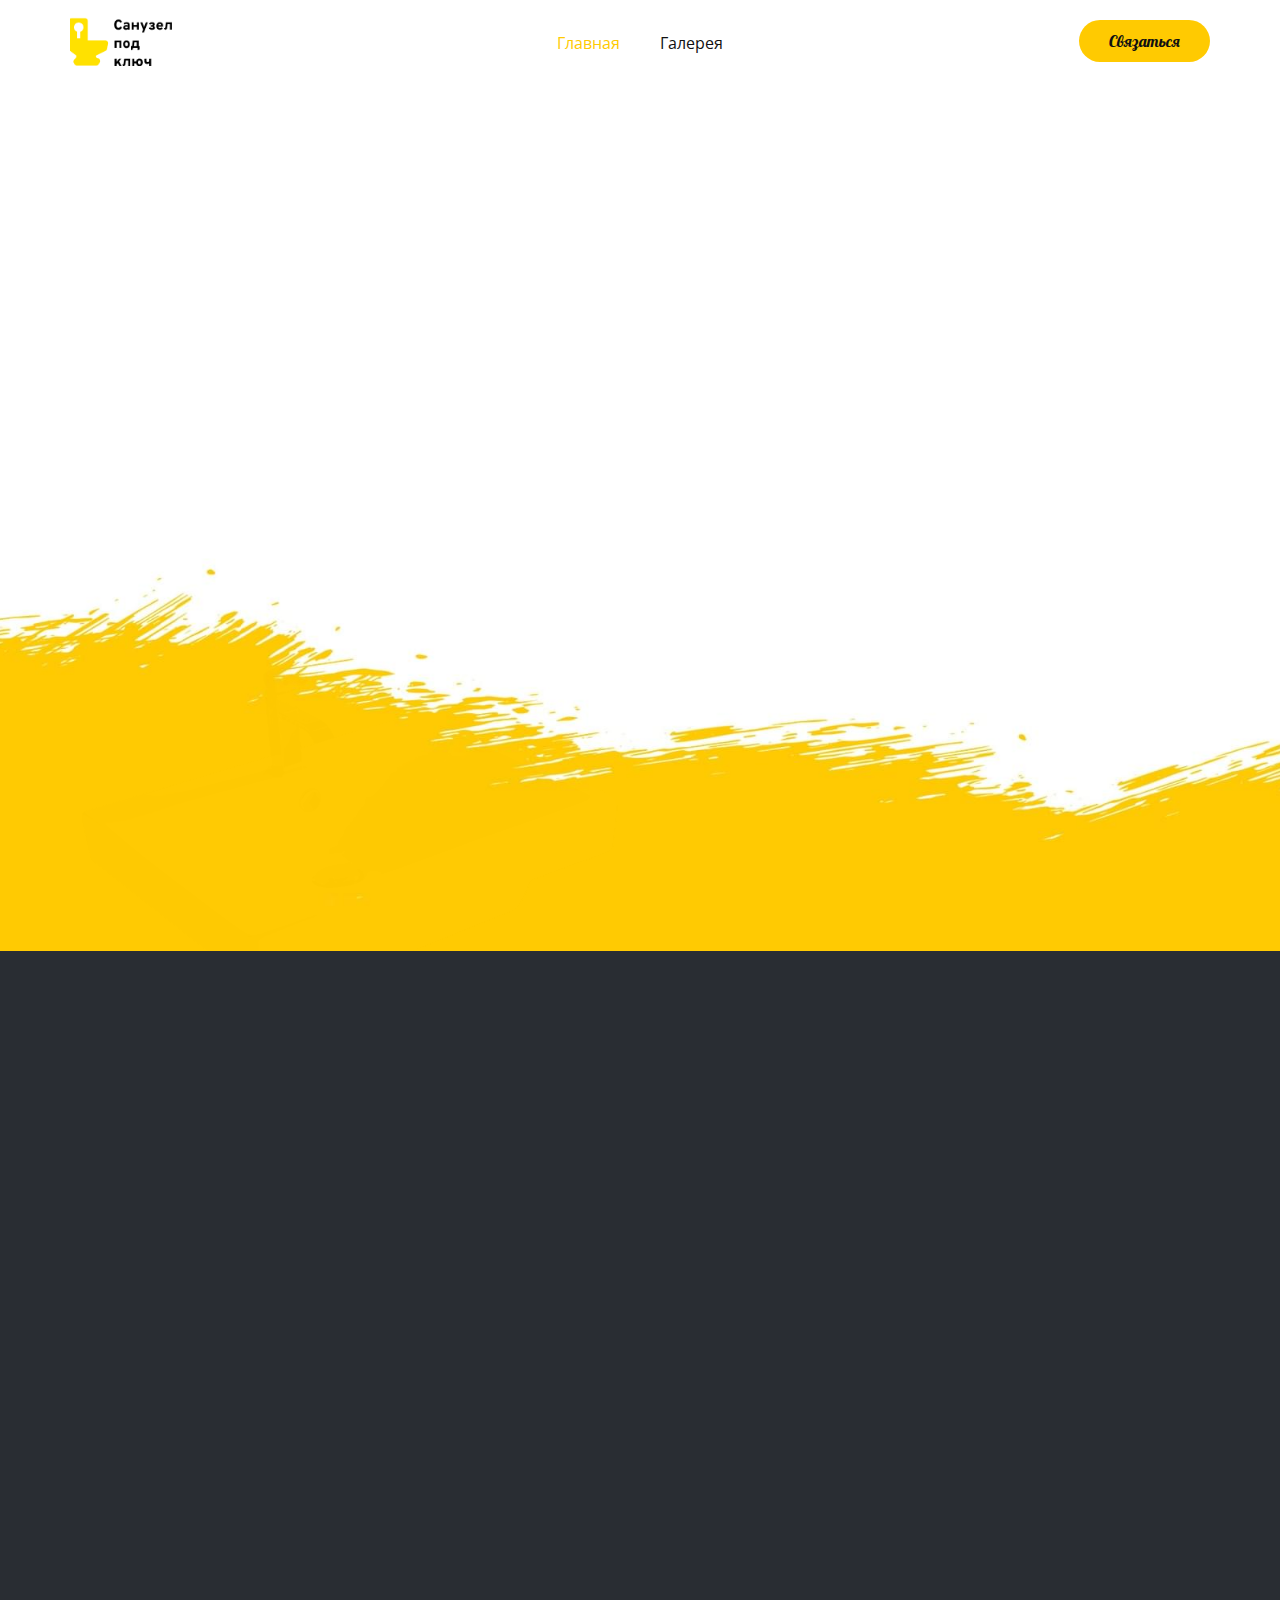
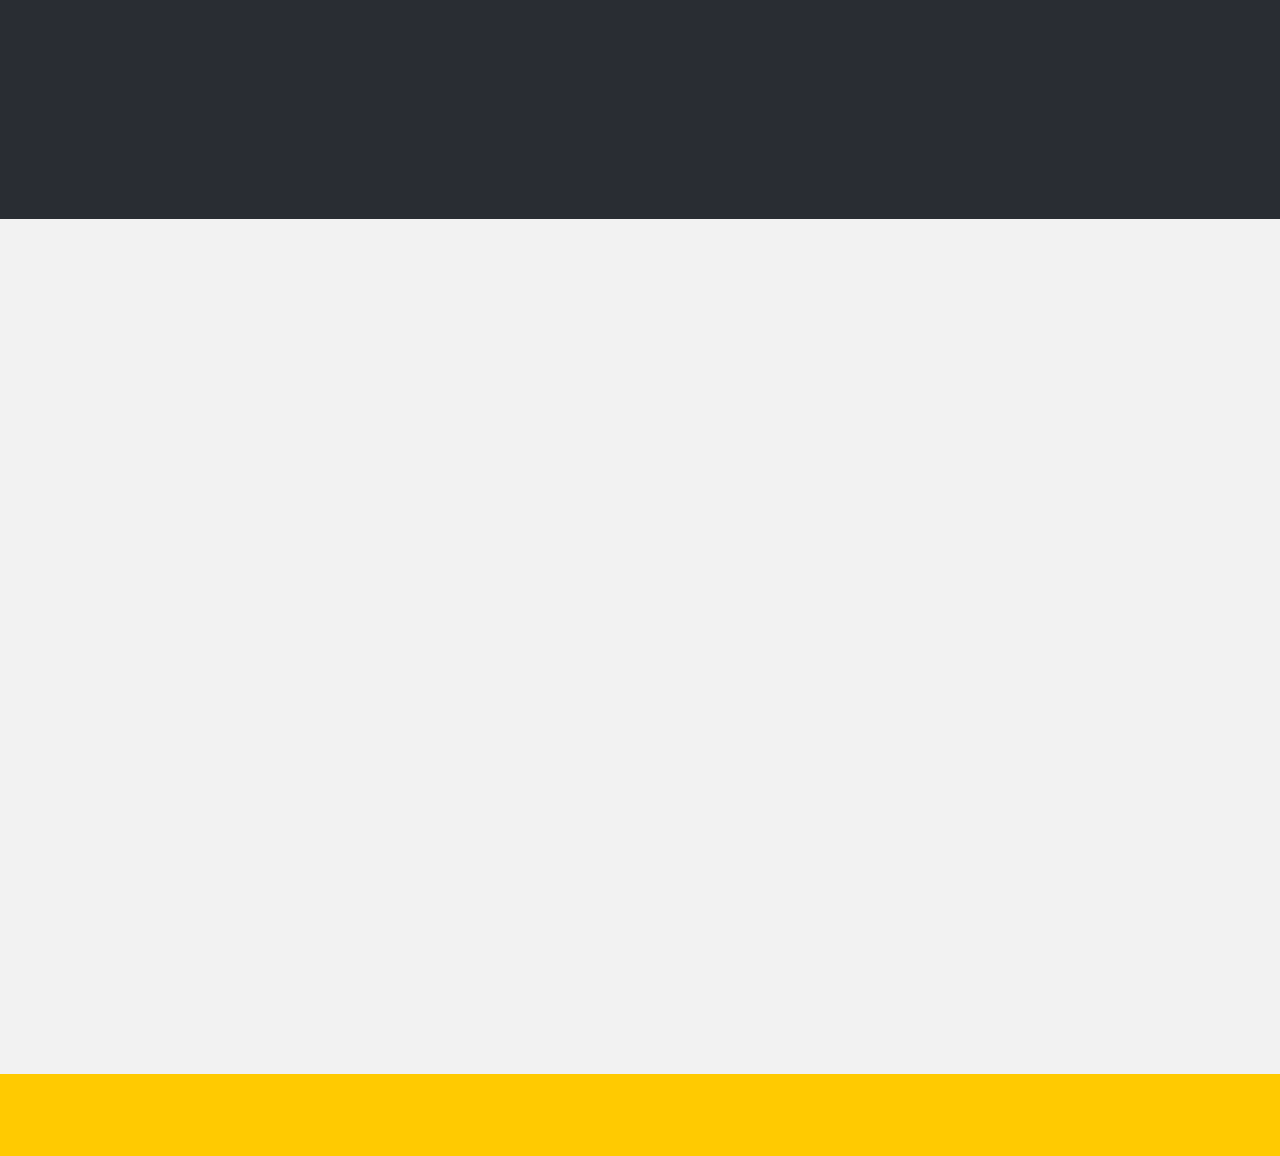
<file: Главная.html>
<!DOCTYPE html>
<html><head><meta charset="utf-8"><meta http-equiv="refresh" content="0;url=./"></head><body></body></html>
<!-- Google tag (gtag.js) -->
<script async src="https://www.googletagmanager.com/gtag/js?id=G-DPNM1YPQW3"></script>
<script>
  window.dataLayer = window.dataLayer || [];
  function gtag(){dataLayer.push(arguments);}
  gtag('js', new Date());

  gtag('config', 'G-DPNM1YPQW3');
</script>
</file>
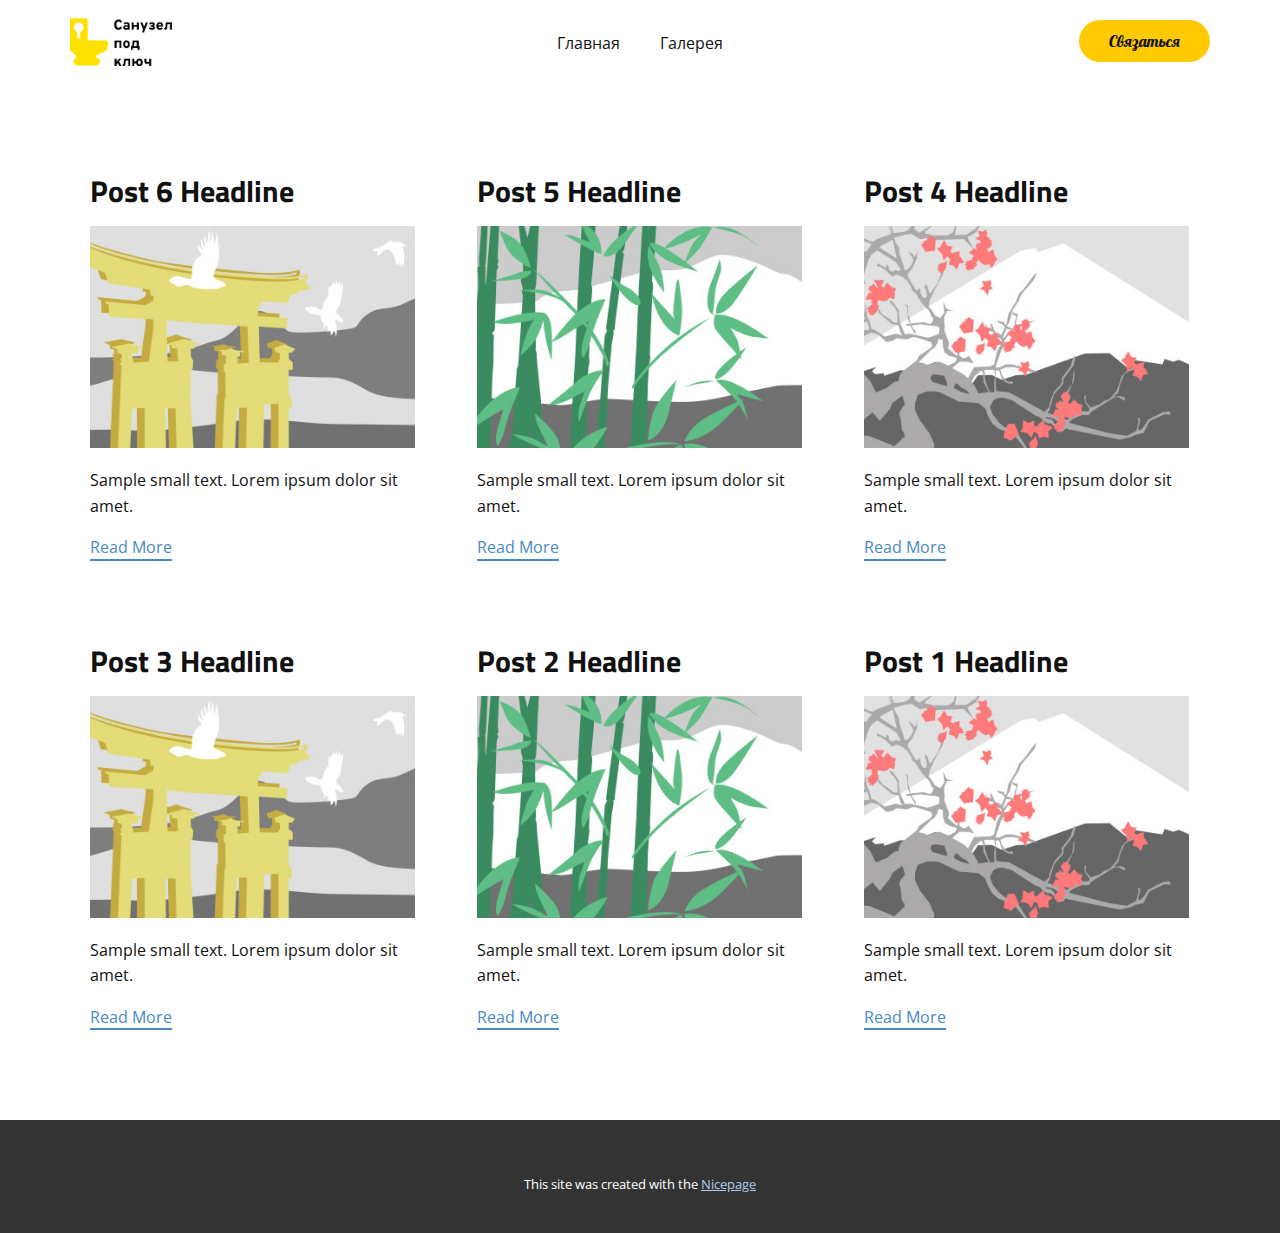
<file: blog/blog.html>
<!DOCTYPE html>
<html style="font-size: 16px;" lang="ru"><head>
    <meta name="viewport" content="width=device-width, initial-scale=1.0">
    <meta charset="utf-8">
    <meta name="keywords" content="">
    <meta name="description" content="">
    <title>Блог</title>
    <link rel="stylesheet" href="../nicepage.css" media="screen">
<link rel="stylesheet" href="../Blog-Template.css" media="screen">
    <script class="u-script" type="text/javascript" src="../jquery.js" defer=""></script>
    <script class="u-script" type="text/javascript" src="../nicepage.js" defer=""></script>
    <meta name="generator" content="Nicepage 7.6.4, nicepage.com">
    
    
    
    <link id="u-theme-google-font" rel="stylesheet" href="https://fonts.googleapis.com/css?family=Titillium+Web:200,200i,300,300i,400,400i,600,600i,700,700i,900|Open+Sans:300,300i,400,400i,500,500i,600,600i,700,700i,800,800i">
    <link id="u-page-google-font" rel="stylesheet" href="https://fonts.googleapis.com/css?family=Lobster:400">
    <script type="application/ld+json">{
		"@context": "http://schema.org",
		"@type": "Organization",
		"name": "",
		"logo": "images/Frame2.png"
}</script>
    <meta name="theme-color" content="#478ac9">
  <meta data-intl-tel-input-cdn-path="intlTelInput/"></head>
  <body data-path-to-root="../" data-include-products="false" class="u-body u-xl-mode" data-lang="ru"><header class="u-clearfix u-header u-header" id="sec-8087"><div class="u-clearfix u-sheet u-valign-middle-lg u-valign-middle-md u-valign-middle-sm u-sheet-1">
        <a href="#" class="u-image u-logo u-image-1" data-image-width="129" data-image-height="62">
          <img class="u-logo-image u-logo-image-1" src="../images/Frame2.png">
        </a>
        <nav class="u-menu u-menu-one-level u-offcanvas u-menu-1" data-responsive-from="SM">
          <div class="menu-collapse" style="font-size: 1rem; letter-spacing: 0px;">
            <a class="u-button-style u-custom-left-right-menu-spacing u-custom-padding-bottom u-custom-text-active-color u-custom-top-bottom-menu-spacing u-hamburger-link u-nav-link u-text-active-palette-1-base u-text-hover-palette-2-base" href="#">
              <svg class="u-svg-link" viewBox="0 0 24 24"><use xmlns:xlink="http://www.w3.org/1999/xlink" xlink:href="#menu-hamburger"></use></svg>
              <svg class="u-svg-content" version="1.1" id="menu-hamburger" viewBox="0 0 16 16" x="0px" y="0px" xmlns:xlink="http://www.w3.org/1999/xlink" xmlns="http://www.w3.org/2000/svg"><g><rect y="1" width="16" height="2"></rect><rect y="7" width="16" height="2"></rect><rect y="13" width="16" height="2"></rect>
</g></svg>
            </a>
          </div>
          <div class="u-custom-menu u-nav-container">
            <ul class="u-nav u-unstyled u-nav-1"><li class="u-nav-item"><a class="u-button-style u-nav-link u-text-active-palette-3-base u-text-hover-palette-2-base" href="../" style="padding: 10px 20px;">Главная</a>
</li><li class="u-nav-item"><a class="u-button-style u-nav-link u-text-active-palette-3-base u-text-hover-palette-2-base" href="../Галерея.html" style="padding: 10px 20px;">Галерея</a>
</li></ul>
          </div>
          <div class="u-custom-menu u-nav-container-collapse">
            <div class="u-black u-container-style u-inner-container-layout u-opacity u-opacity-95 u-sidenav">
              <div class="u-inner-container-layout u-sidenav-overflow">
                <div class="u-menu-close"></div>
                <ul class="u-align-center u-nav u-popupmenu-items u-unstyled u-nav-2"><li class="u-nav-item"><a class="u-button-style u-nav-link" href="../">Главная</a>
</li><li class="u-nav-item"><a class="u-button-style u-nav-link" href="../Галерея.html">Галерея</a>
</li></ul>
              </div>
            </div>
            <div class="u-black u-menu-overlay u-opacity u-opacity-70"></div>
          </div>
        </nav>
        <a href="https://wa.me/79142863040?text=%D0%97%D0%B4%D1%80%D0%B0%D0%B2%D1%81%D1%82%D0%B2%D1%83%D0%B9%D1%82%D0%B5!%20%F0%9F%91%8B%20%D0%A5%D0%BE%D1%87%D1%83%20%D0%B7%D0%B0%D0%BA%D0%B0%D0%B7%D0%B0%D1%82%D1%8C" class="u-align-center u-border-none u-btn u-btn-round u-button-style u-custom-font u-font-lobster u-hover-palette-1-dark-1 u-palette-3-base u-radius-50 u-text-active-white u-btn-1">Связаться</a>
      </div></header>
    <section class="u-clearfix u-section-1" id="block-1">
      <div class="u-clearfix u-sheet u-valign-middle u-sheet-1"><!--blog--><!--blog_options_json--><!--{"type":"Recent","source":"","tags":"","count":""}--><!--/blog_options_json-->
        <div class="u-blog u-expanded-width u-repeater u-repeater-1" data-blog-id="blog-1"><!--blog_post-->
          <div class="u-blog-post u-container-style u-repeater-item u-white u-repeater-item-1">
            <div class="u-container-layout u-similar-container u-valign-top u-container-layout-1"><!--blog_post_header-->
              <h4 class="u-blog-control u-text u-text-1">
                <a class="u-post-header-link" href="../blog/post-5.html">Post 6 Headline</a>
              </h4><!--/blog_post_header--><!--blog_post_image-->
              <a class="u-post-header-link" href="../blog/post-5.html"><img alt="" class="u-blog-control u-expanded-width u-image u-image-default u-image-1" src="../images/8ad73f3c.jpeg"></a><!--/blog_post_image--><!--blog_post_content-->
              <div class="u-blog-control u-post-content u-text u-text-2 fr-view">Sample small text. Lorem ipsum dolor sit amet.</div><!--/blog_post_content--><!--blog_post_readmore-->
              <a href="../blog/post-5.html" class="u-blog-control u-border-2 u-border-palette-1-base u-btn u-btn-rectangle u-button-style u-none u-btn-1"><!--blog_post_readmore_content--><!--options_json--><!--{"content":"Read More","defaultValue":"Читать дальше"}--><!--/options_json-->Read More<!--/blog_post_readmore_content--></a><!--/blog_post_readmore-->
            </div>
          </div><div class="u-blog-post u-container-style u-repeater-item u-video-cover u-white">
            <div class="u-container-layout u-similar-container u-valign-top u-container-layout-2"><!--blog_post_header-->
              <h4 class="u-blog-control u-text u-text-3">
                <a class="u-post-header-link" href="../blog/post-4.html">Post 5 Headline</a>
              </h4><!--/blog_post_header--><!--blog_post_image-->
              <a class="u-post-header-link" href="../blog/post-4.html"><img alt="" class="u-blog-control u-expanded-width u-image u-image-default u-image-2" src="../images/68f64b9d.jpeg"></a><!--/blog_post_image--><!--blog_post_content-->
              <div class="u-blog-control u-post-content u-text u-text-4 fr-view">Sample small text. Lorem ipsum dolor sit amet.</div><!--/blog_post_content--><!--blog_post_readmore-->
              <a href="../blog/post-4.html" class="u-blog-control u-border-2 u-border-palette-1-base u-btn u-btn-rectangle u-button-style u-none u-btn-2"><!--blog_post_readmore_content--><!--options_json--><!--{"content":"Read More","defaultValue":"Читать дальше"}--><!--/options_json-->Read More<!--/blog_post_readmore_content--></a><!--/blog_post_readmore-->
            </div>
          </div><div class="u-blog-post u-container-style u-repeater-item u-video-cover u-white">
            <div class="u-container-layout u-similar-container u-valign-top u-container-layout-3"><!--blog_post_header-->
              <h4 class="u-blog-control u-text u-text-5">
                <a class="u-post-header-link" href="../blog/post-3.html">Post 4 Headline</a>
              </h4><!--/blog_post_header--><!--blog_post_image-->
              <a class="u-post-header-link" href="../blog/post-3.html"><img alt="" class="u-blog-control u-expanded-width u-image u-image-default u-image-3" src="../images/0fd3416c.jpeg"></a><!--/blog_post_image--><!--blog_post_content-->
              <div class="u-blog-control u-post-content u-text u-text-6 fr-view">Sample small text. Lorem ipsum dolor sit amet.</div><!--/blog_post_content--><!--blog_post_readmore-->
              <a href="../blog/post-3.html" class="u-blog-control u-border-2 u-border-palette-1-base u-btn u-btn-rectangle u-button-style u-none u-btn-3"><!--blog_post_readmore_content--><!--options_json--><!--{"content":"Read More","defaultValue":"Читать дальше"}--><!--/options_json-->Read More<!--/blog_post_readmore_content--></a><!--/blog_post_readmore-->
            </div>
          </div><div class="u-blog-post u-container-style u-repeater-item u-white u-repeater-item-1">
            <div class="u-container-layout u-similar-container u-valign-top u-container-layout-1"><!--blog_post_header-->
              <h4 class="u-blog-control u-text u-text-1">
                <a class="u-post-header-link" href="../blog/post-2.html">Post 3 Headline</a>
              </h4><!--/blog_post_header--><!--blog_post_image-->
              <a class="u-post-header-link" href="../blog/post-2.html"><img alt="" class="u-blog-control u-expanded-width u-image u-image-default u-image-1" src="../images/8ad73f3c.jpeg"></a><!--/blog_post_image--><!--blog_post_content-->
              <div class="u-blog-control u-post-content u-text u-text-2 fr-view">Sample small text. Lorem ipsum dolor sit amet.</div><!--/blog_post_content--><!--blog_post_readmore-->
              <a href="../blog/post-2.html" class="u-blog-control u-border-2 u-border-palette-1-base u-btn u-btn-rectangle u-button-style u-none u-btn-1"><!--blog_post_readmore_content--><!--options_json--><!--{"content":"Read More","defaultValue":"Читать дальше"}--><!--/options_json-->Read More<!--/blog_post_readmore_content--></a><!--/blog_post_readmore-->
            </div>
          </div><div class="u-blog-post u-container-style u-repeater-item u-video-cover u-white">
            <div class="u-container-layout u-similar-container u-valign-top u-container-layout-2"><!--blog_post_header-->
              <h4 class="u-blog-control u-text u-text-3">
                <a class="u-post-header-link" href="../blog/post-1.html">Post 2 Headline</a>
              </h4><!--/blog_post_header--><!--blog_post_image-->
              <a class="u-post-header-link" href="../blog/post-1.html"><img alt="" class="u-blog-control u-expanded-width u-image u-image-default u-image-2" src="../images/68f64b9d.jpeg"></a><!--/blog_post_image--><!--blog_post_content-->
              <div class="u-blog-control u-post-content u-text u-text-4 fr-view">Sample small text. Lorem ipsum dolor sit amet.</div><!--/blog_post_content--><!--blog_post_readmore-->
              <a href="../blog/post-1.html" class="u-blog-control u-border-2 u-border-palette-1-base u-btn u-btn-rectangle u-button-style u-none u-btn-2"><!--blog_post_readmore_content--><!--options_json--><!--{"content":"Read More","defaultValue":"Читать дальше"}--><!--/options_json-->Read More<!--/blog_post_readmore_content--></a><!--/blog_post_readmore-->
            </div>
          </div><div class="u-blog-post u-container-style u-repeater-item u-video-cover u-white">
            <div class="u-container-layout u-similar-container u-valign-top u-container-layout-3"><!--blog_post_header-->
              <h4 class="u-blog-control u-text u-text-5">
                <a class="u-post-header-link" href="../blog/post.html">Post 1 Headline</a>
              </h4><!--/blog_post_header--><!--blog_post_image-->
              <a class="u-post-header-link" href="../blog/post.html"><img alt="" class="u-blog-control u-expanded-width u-image u-image-default u-image-3" src="../images/0fd3416c.jpeg"></a><!--/blog_post_image--><!--blog_post_content-->
              <div class="u-blog-control u-post-content u-text u-text-6 fr-view">Sample small text. Lorem ipsum dolor sit amet.</div><!--/blog_post_content--><!--blog_post_readmore-->
              <a href="../blog/post.html" class="u-blog-control u-border-2 u-border-palette-1-base u-btn u-btn-rectangle u-button-style u-none u-btn-3"><!--blog_post_readmore_content--><!--options_json--><!--{"content":"Read More","defaultValue":"Читать дальше"}--><!--/options_json-->Read More<!--/blog_post_readmore_content--></a><!--/blog_post_readmore-->
            </div>
          </div><!--/blog_post--><!--blog_post-->
          <!--/blog_post--><!--blog_post-->
          <!--/blog_post-->
        </div><!--/blog-->
      </div>
    </section>
    
    
    
    <footer class="u-align-center u-clearfix u-container-align-center u-footer u-grey-80 u-footer" id="sec-d364"><div class="u-clearfix u-sheet u-sheet-1"></div></footer>
    <section class="u-backlink u-clearfix u-grey-80">
      <p class="u-text">
        <span>This site was created with the </span>
        <a class="u-link" href="https://nicepage.com/" target="_blank" rel="nofollow">
          <span>Nicepage</span>
        </a>
      </p>
    </section>
  
</body></html>
</file>
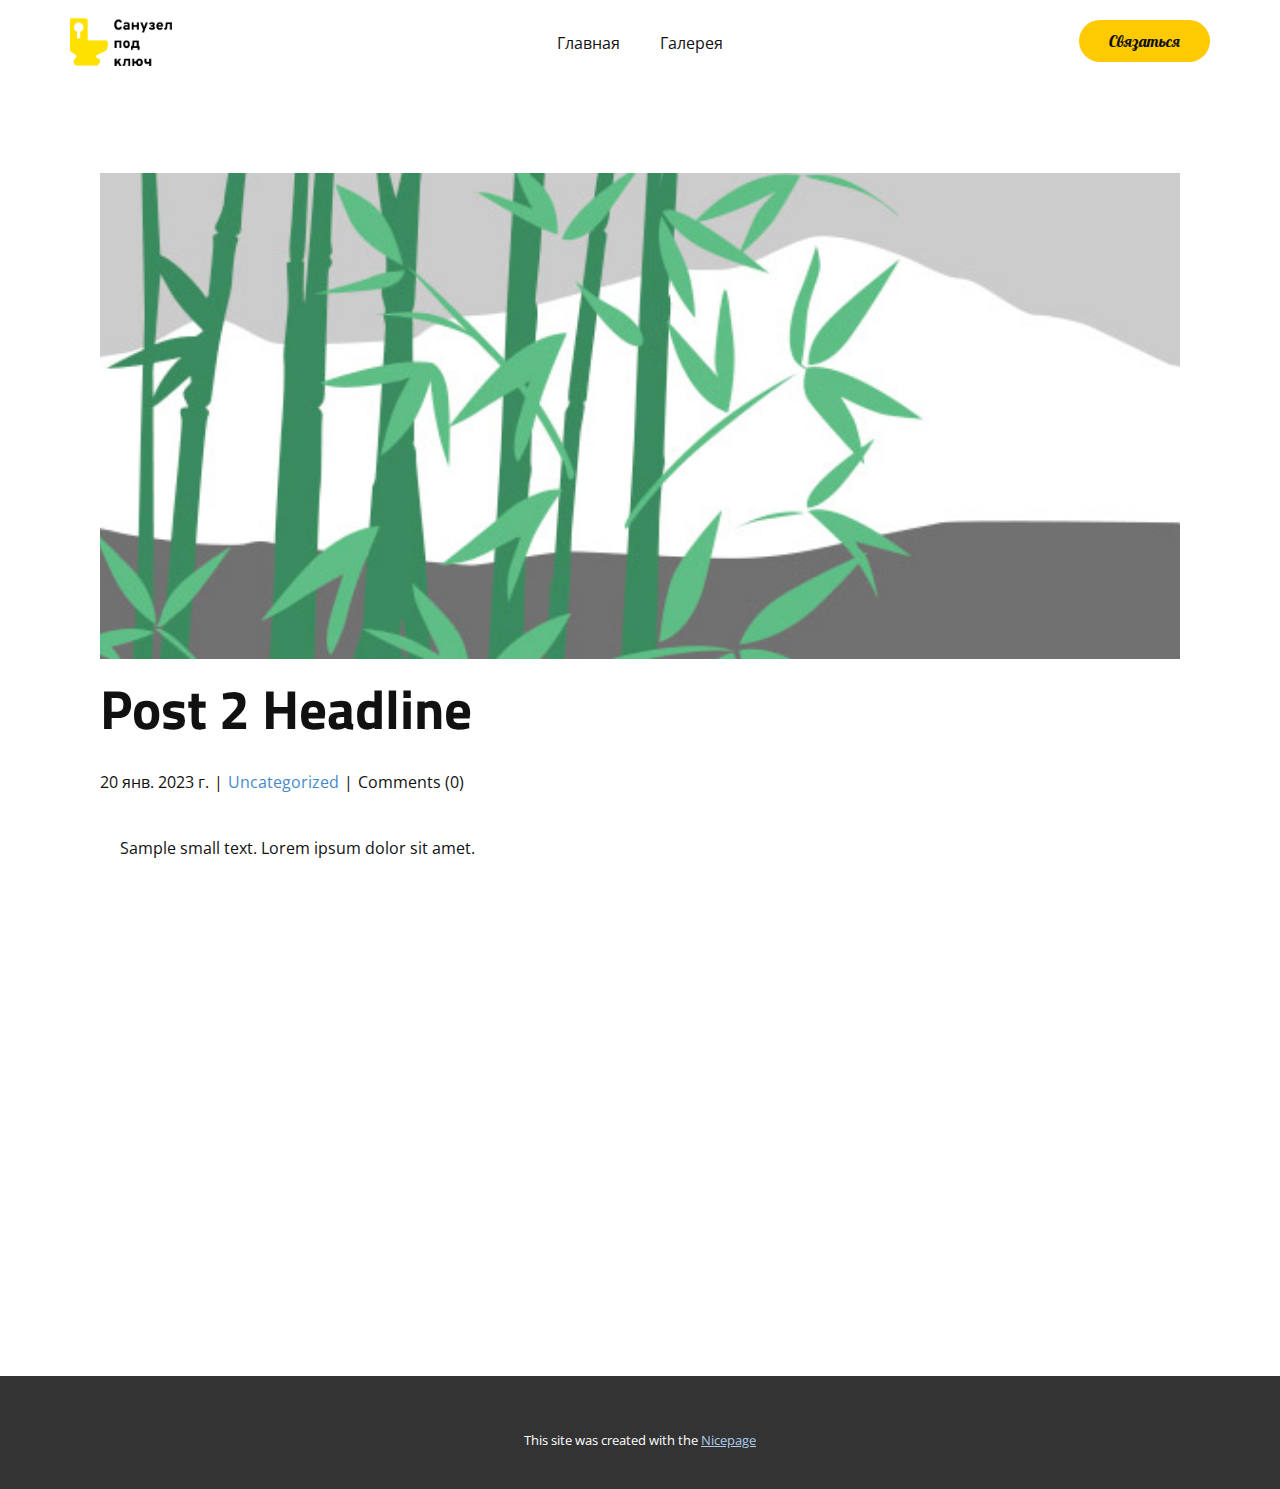
<file: blog/post-1.html>
<!DOCTYPE html>
<html style="font-size: 16px;" lang="ru"><head>
    <meta name="viewport" content="width=device-width, initial-scale=1.0">
    <meta charset="utf-8">
    <meta name="keywords" content="Заголовок 1-го поста">
    <meta name="description" content="">
    <title>Post 2 Headline</title>
    <link rel="stylesheet" href="../nicepage.css" media="screen">
<link rel="stylesheet" href="../Post-Template.css" media="screen">
    <script class="u-script" type="text/javascript" src="../jquery.js" defer=""></script>
    <script class="u-script" type="text/javascript" src="../nicepage.js" defer=""></script>
    <meta name="generator" content="Nicepage 7.6.4, nicepage.com">
    
    
    
    <link id="u-theme-google-font" rel="stylesheet" href="https://fonts.googleapis.com/css?family=Titillium+Web:200,200i,300,300i,400,400i,600,600i,700,700i,900|Open+Sans:300,300i,400,400i,500,500i,600,600i,700,700i,800,800i">
    <link id="u-page-google-font" rel="stylesheet" href="https://fonts.googleapis.com/css?family=Lobster:400">
    <script type="application/ld+json">{
		"@context": "http://schema.org",
		"@type": "Organization",
		"name": "",
		"logo": "images/Frame2.png"
}</script>
    <meta name="theme-color" content="#478ac9">
  <meta data-intl-tel-input-cdn-path="intlTelInput/"></head>
  <body data-path-to-root="./" data-include-products="false" class="u-body u-xl-mode" data-lang="ru"><header class="u-clearfix u-header u-header" id="sec-8087"><div class="u-clearfix u-sheet u-valign-middle-lg u-valign-middle-md u-valign-middle-sm u-sheet-1">
        <a href="#" class="u-image u-logo u-image-1" data-image-width="129" data-image-height="62">
          <img class="u-logo-image u-logo-image-1" src="../images/Frame2.png">
        </a>
        <nav class="u-menu u-menu-one-level u-offcanvas u-menu-1" data-responsive-from="SM">
          <div class="menu-collapse" style="font-size: 1rem; letter-spacing: 0px;">
            <a class="u-button-style u-custom-left-right-menu-spacing u-custom-padding-bottom u-custom-text-active-color u-custom-top-bottom-menu-spacing u-hamburger-link u-nav-link u-text-active-palette-1-base u-text-hover-palette-2-base" href="#">
              <svg class="u-svg-link" viewBox="0 0 24 24"><use xmlns:xlink="http://www.w3.org/1999/xlink" xlink:href="#menu-hamburger"></use></svg>
              <svg class="u-svg-content" version="1.1" id="menu-hamburger" viewBox="0 0 16 16" x="0px" y="0px" xmlns:xlink="http://www.w3.org/1999/xlink" xmlns="http://www.w3.org/2000/svg"><g><rect y="1" width="16" height="2"></rect><rect y="7" width="16" height="2"></rect><rect y="13" width="16" height="2"></rect>
</g></svg>
            </a>
          </div>
          <div class="u-custom-menu u-nav-container">
            <ul class="u-nav u-unstyled u-nav-1"><li class="u-nav-item"><a class="u-button-style u-nav-link u-text-active-palette-3-base u-text-hover-palette-2-base" href="../" style="padding: 10px 20px;">Главная</a>
</li><li class="u-nav-item"><a class="u-button-style u-nav-link u-text-active-palette-3-base u-text-hover-palette-2-base" href="../Галерея.html" style="padding: 10px 20px;">Галерея</a>
</li></ul>
          </div>
          <div class="u-custom-menu u-nav-container-collapse">
            <div class="u-black u-container-style u-inner-container-layout u-opacity u-opacity-95 u-sidenav">
              <div class="u-inner-container-layout u-sidenav-overflow">
                <div class="u-menu-close"></div>
                <ul class="u-align-center u-nav u-popupmenu-items u-unstyled u-nav-2"><li class="u-nav-item"><a class="u-button-style u-nav-link" href="../">Главная</a>
</li><li class="u-nav-item"><a class="u-button-style u-nav-link" href="../Галерея.html">Галерея</a>
</li></ul>
              </div>
            </div>
            <div class="u-black u-menu-overlay u-opacity u-opacity-70"></div>
          </div>
        </nav>
        <a href="https://wa.me/79142863040?text=%D0%97%D0%B4%D1%80%D0%B0%D0%B2%D1%81%D1%82%D0%B2%D1%83%D0%B9%D1%82%D0%B5!%20%F0%9F%91%8B%20%D0%A5%D0%BE%D1%87%D1%83%20%D0%B7%D0%B0%D0%BA%D0%B0%D0%B7%D0%B0%D1%82%D1%8C" class="u-align-center u-border-none u-btn u-btn-round u-button-style u-custom-font u-font-lobster u-hover-palette-1-dark-1 u-palette-3-base u-radius-50 u-text-active-white u-btn-1">Связаться</a>
      </div></header>
    <section class="u-align-center u-clearfix u-section-1" id="block-1">
      <div class="u-clearfix u-sheet u-valign-middle-md u-valign-middle-sm u-valign-middle-xs u-sheet-1"><!--post_details--><!--post_details_options_json--><!--{"source":""}--><!--/post_details_options_json--><!--blog_post-->
        <div class="u-container-style u-expanded-width u-post-details u-post-details-1">
          <div class="u-container-layout u-valign-middle u-container-layout-1"><!--blog_post_image-->
            <img alt="" class="u-blog-control u-expanded-width u-image u-image-default u-image-1" src="../images/68f64b9d.jpeg"><!--/blog_post_image--><!--blog_post_header-->
            <h2 class="u-blog-control u-text u-text-1">Post 2 Headline</h2><!--/blog_post_header--><!--blog_post_metadata-->
            <div class="u-blog-control u-metadata u-metadata-1"><!--blog_post_metadata_date-->
              <span class="u-meta-date u-meta-icon">20 янв. 2023 г.</span><!--/blog_post_metadata_date--><!--blog_post_metadata_category-->
              <span class="u-meta-category u-meta-icon"><a href="../blog/blog.html#/blog-1///">Uncategorized</a></span><!--/blog_post_metadata_category--><!--blog_post_metadata_comments-->
              <span class="u-meta-comments u-meta-icon"><!--blog_post_metadata_comments_content-->Comments (0)<!--/blog_post_metadata_comments_content--></span><!--/blog_post_metadata_comments-->
            </div><!--/blog_post_metadata--><!--blog_post_content-->
            <div class="u-align-justify u-blog-control u-post-content u-text u-text-2 fr-view">
  <p>
    <meta name="viewport" content="width=device-width, initial-scale=1.0">
    <meta charset="utf-8">
    <meta name="keywords" content=""><meta name="description" content="">
    <title></title>
    <link rel="stylesheet" href="/nicepage.css" media="screen" class="u-static-style"><link rel="stylesheet" href="/nicepage.css" media="screen">
    <script class="u-script" type="text/javascript" src="//capp.nicepage.com/assets/jquery-1.9.1.min.js" defer=""></script>
    <script class="u-script" type="text/javascript" src="//capp.nicepage.com/f1e7159c0f9f5458b94e48dec9805a76ab27a742/nicepage.js" defer=""></script>
</p><section class="u-clearfix u-valign-top u-block-9685-1" custom-posts-hash="T" data-section-properties="{&quot;margin&quot;:&quot;none&quot;,&quot;stretch&quot;:true}" data-id="9685" data-posts-content="[{'images':[],'maps':[],'videos':[],'icons':[],'textWidth':'','textHeight':'','id':1,'headingProp':'h3','textProp':'text'}]" style="min-height: 500px">
  <div class="u-clearfix u-rich-text u-text u-block-9685-4" data-state="{&quot;margin-top&quot;:{&quot;shouldApplyDefaultMargins&quot;:{&quot;XL&quot;:false,&quot;LG&quot;:false,&quot;MD&quot;:false,&quot;SM&quot;:true,&quot;XS&quot;:true},&quot;parentVerticalAlign&quot;:{&quot;XL&quot;:&quot;top&quot;,&quot;LG&quot;:&quot;top&quot;,&quot;MD&quot;:&quot;top&quot;,&quot;SM&quot;:&quot;top&quot;,&quot;XS&quot;:&quot;top&quot;}},&quot;margin-bottom&quot;:{&quot;shouldApplyDefaultMargins&quot;:{&quot;XL&quot;:false,&quot;LG&quot;:false,&quot;MD&quot;:false,&quot;SM&quot;:true,&quot;XS&quot;:true},&quot;parentVerticalAlign&quot;:{&quot;XL&quot;:&quot;top&quot;,&quot;LG&quot;:&quot;top&quot;,&quot;MD&quot;:&quot;top&quot;,&quot;SM&quot;:&quot;top&quot;,&quot;XS&quot;:&quot;top&quot;}}}" style="padding-left: 20px; padding-right: 20px">
  Sample small text. Lorem ipsum dolor sit amet.
  </div>
  <style data-mode="XL">@media (min-width: 1200px) {
  .u-block-9685-1 {
    min-height: 500px;
  }
  .u-block-9685-4 {
    padding-left: 20px;
    padding-right: 20px;
  }
}</style>
  <style data-mode="LG">@media (max-width: 1199px) and (min-width: 992px) {
  .u-block-9685-1 {
    min-height: 500px;
  }
  .u-block-9685-4 {
    padding-left: 20px;
    padding-right: 20px;
  }
}</style>
  <style data-mode="MD">@media (max-width: 991px) and (min-width: 768px) {
  .u-block-9685-1 {
    min-height: 500px;
  }
  .u-block-9685-4 {
    padding-left: 20px;
    padding-right: 20px;
  }
}</style>
  <style data-mode="SM">@media (max-width: 767px) and (min-width: 576px) {
  .u-block-9685-1 {
    min-height: 500px;
  }
  .u-block-9685-4 {
    padding-left: 20px;
    padding-right: 20px;
    margin-top: 60px;
    margin-bottom: 60px;
  }
}</style>
  <style data-mode="XS">@media (max-width: 575px) {
  .u-block-9685-1 {
    min-height: 500px;
  }
  .u-block-9685-4 {
    padding-left: 20px;
    padding-right: 20px;
    margin-top: 60px;
    margin-bottom: 60px;
  }
}</style>
</section>
<p></p>
  </div><!--/blog_post_content-->
          </div>
        </div><!--/blog_post--><!--/post_details-->
      </div>
    </section>
    
    
    
    <footer class="u-align-center u-clearfix u-container-align-center u-footer u-grey-80 u-footer" id="sec-d364"><div class="u-clearfix u-sheet u-sheet-1"></div></footer>
    <section class="u-backlink u-clearfix u-grey-80">
      <p class="u-text">
        <span>This site was created with the </span>
        <a class="u-link" href="https://nicepage.com/" target="_blank" rel="nofollow">
          <span>Nicepage</span>
        </a>
      </p>
    </section>
  
</body></html>
</file>
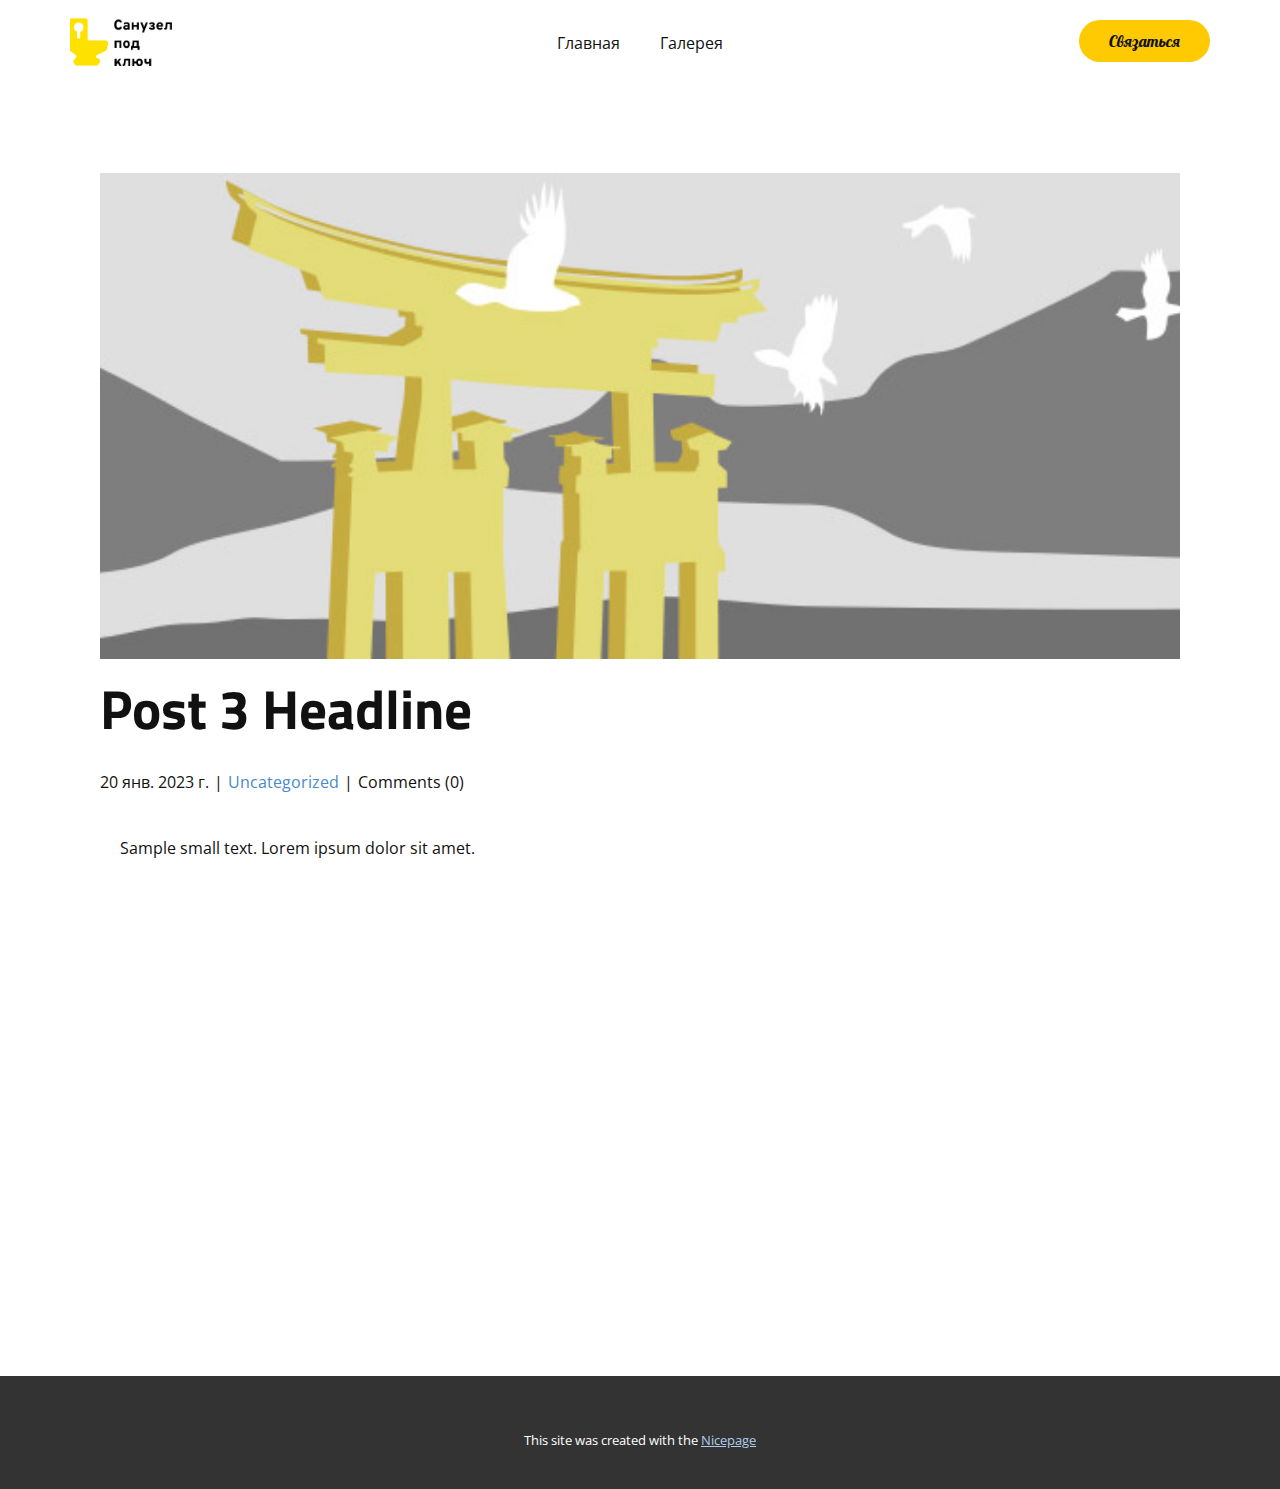
<file: blog/post-2.html>
<!DOCTYPE html>
<html style="font-size: 16px;" lang="ru"><head>
    <meta name="viewport" content="width=device-width, initial-scale=1.0">
    <meta charset="utf-8">
    <meta name="keywords" content="Заголовок 1-го поста">
    <meta name="description" content="">
    <title>Post 3 Headline</title>
    <link rel="stylesheet" href="../nicepage.css" media="screen">
<link rel="stylesheet" href="../Post-Template.css" media="screen">
    <script class="u-script" type="text/javascript" src="../jquery.js" defer=""></script>
    <script class="u-script" type="text/javascript" src="../nicepage.js" defer=""></script>
    <meta name="generator" content="Nicepage 7.6.4, nicepage.com">
    
    
    
    <link id="u-theme-google-font" rel="stylesheet" href="https://fonts.googleapis.com/css?family=Titillium+Web:200,200i,300,300i,400,400i,600,600i,700,700i,900|Open+Sans:300,300i,400,400i,500,500i,600,600i,700,700i,800,800i">
    <link id="u-page-google-font" rel="stylesheet" href="https://fonts.googleapis.com/css?family=Lobster:400">
    <script type="application/ld+json">{
		"@context": "http://schema.org",
		"@type": "Organization",
		"name": "",
		"logo": "images/Frame2.png"
}</script>
    <meta name="theme-color" content="#478ac9">
  <meta data-intl-tel-input-cdn-path="intlTelInput/"></head>
  <body data-path-to-root="./" data-include-products="false" class="u-body u-xl-mode" data-lang="ru"><header class="u-clearfix u-header u-header" id="sec-8087"><div class="u-clearfix u-sheet u-valign-middle-lg u-valign-middle-md u-valign-middle-sm u-sheet-1">
        <a href="#" class="u-image u-logo u-image-1" data-image-width="129" data-image-height="62">
          <img class="u-logo-image u-logo-image-1" src="../images/Frame2.png">
        </a>
        <nav class="u-menu u-menu-one-level u-offcanvas u-menu-1" data-responsive-from="SM">
          <div class="menu-collapse" style="font-size: 1rem; letter-spacing: 0px;">
            <a class="u-button-style u-custom-left-right-menu-spacing u-custom-padding-bottom u-custom-text-active-color u-custom-top-bottom-menu-spacing u-hamburger-link u-nav-link u-text-active-palette-1-base u-text-hover-palette-2-base" href="#">
              <svg class="u-svg-link" viewBox="0 0 24 24"><use xmlns:xlink="http://www.w3.org/1999/xlink" xlink:href="#menu-hamburger"></use></svg>
              <svg class="u-svg-content" version="1.1" id="menu-hamburger" viewBox="0 0 16 16" x="0px" y="0px" xmlns:xlink="http://www.w3.org/1999/xlink" xmlns="http://www.w3.org/2000/svg"><g><rect y="1" width="16" height="2"></rect><rect y="7" width="16" height="2"></rect><rect y="13" width="16" height="2"></rect>
</g></svg>
            </a>
          </div>
          <div class="u-custom-menu u-nav-container">
            <ul class="u-nav u-unstyled u-nav-1"><li class="u-nav-item"><a class="u-button-style u-nav-link u-text-active-palette-3-base u-text-hover-palette-2-base" href="../" style="padding: 10px 20px;">Главная</a>
</li><li class="u-nav-item"><a class="u-button-style u-nav-link u-text-active-palette-3-base u-text-hover-palette-2-base" href="../Галерея.html" style="padding: 10px 20px;">Галерея</a>
</li></ul>
          </div>
          <div class="u-custom-menu u-nav-container-collapse">
            <div class="u-black u-container-style u-inner-container-layout u-opacity u-opacity-95 u-sidenav">
              <div class="u-inner-container-layout u-sidenav-overflow">
                <div class="u-menu-close"></div>
                <ul class="u-align-center u-nav u-popupmenu-items u-unstyled u-nav-2"><li class="u-nav-item"><a class="u-button-style u-nav-link" href="../">Главная</a>
</li><li class="u-nav-item"><a class="u-button-style u-nav-link" href="../Галерея.html">Галерея</a>
</li></ul>
              </div>
            </div>
            <div class="u-black u-menu-overlay u-opacity u-opacity-70"></div>
          </div>
        </nav>
        <a href="https://wa.me/79142863040?text=%D0%97%D0%B4%D1%80%D0%B0%D0%B2%D1%81%D1%82%D0%B2%D1%83%D0%B9%D1%82%D0%B5!%20%F0%9F%91%8B%20%D0%A5%D0%BE%D1%87%D1%83%20%D0%B7%D0%B0%D0%BA%D0%B0%D0%B7%D0%B0%D1%82%D1%8C" class="u-align-center u-border-none u-btn u-btn-round u-button-style u-custom-font u-font-lobster u-hover-palette-1-dark-1 u-palette-3-base u-radius-50 u-text-active-white u-btn-1">Связаться</a>
      </div></header>
    <section class="u-align-center u-clearfix u-section-1" id="block-1">
      <div class="u-clearfix u-sheet u-valign-middle-md u-valign-middle-sm u-valign-middle-xs u-sheet-1"><!--post_details--><!--post_details_options_json--><!--{"source":""}--><!--/post_details_options_json--><!--blog_post-->
        <div class="u-container-style u-expanded-width u-post-details u-post-details-1">
          <div class="u-container-layout u-valign-middle u-container-layout-1"><!--blog_post_image-->
            <img alt="" class="u-blog-control u-expanded-width u-image u-image-default u-image-1" src="../images/8ad73f3c.jpeg"><!--/blog_post_image--><!--blog_post_header-->
            <h2 class="u-blog-control u-text u-text-1">Post 3 Headline</h2><!--/blog_post_header--><!--blog_post_metadata-->
            <div class="u-blog-control u-metadata u-metadata-1"><!--blog_post_metadata_date-->
              <span class="u-meta-date u-meta-icon">20 янв. 2023 г.</span><!--/blog_post_metadata_date--><!--blog_post_metadata_category-->
              <span class="u-meta-category u-meta-icon"><a href="../blog/blog.html#/blog-1///">Uncategorized</a></span><!--/blog_post_metadata_category--><!--blog_post_metadata_comments-->
              <span class="u-meta-comments u-meta-icon"><!--blog_post_metadata_comments_content-->Comments (0)<!--/blog_post_metadata_comments_content--></span><!--/blog_post_metadata_comments-->
            </div><!--/blog_post_metadata--><!--blog_post_content-->
            <div class="u-align-justify u-blog-control u-post-content u-text u-text-2 fr-view">
  <p>
    <meta name="viewport" content="width=device-width, initial-scale=1.0">
    <meta charset="utf-8">
    <meta name="keywords" content=""><meta name="description" content="">
    <title></title>
    <link rel="stylesheet" href="/nicepage.css" media="screen" class="u-static-style"><link rel="stylesheet" href="/nicepage.css" media="screen">
    <script class="u-script" type="text/javascript" src="//capp.nicepage.com/assets/jquery-1.9.1.min.js" defer=""></script>
    <script class="u-script" type="text/javascript" src="//capp.nicepage.com/f1e7159c0f9f5458b94e48dec9805a76ab27a742/nicepage.js" defer=""></script>
</p><section class="u-clearfix u-valign-top u-block-3b7b-1" custom-posts-hash="T" data-section-properties="{&quot;margin&quot;:&quot;none&quot;,&quot;stretch&quot;:true}" data-id="3b7b" data-posts-content="[{'images':[],'maps':[],'videos':[],'icons':[],'textWidth':'','textHeight':'','id':1,'headingProp':'h3','textProp':'text'}]" style="min-height: 500px">
  <div class="u-clearfix u-rich-text u-text u-block-3b7b-4" data-state="{&quot;margin-top&quot;:{&quot;shouldApplyDefaultMargins&quot;:{&quot;XL&quot;:false,&quot;LG&quot;:false,&quot;MD&quot;:false,&quot;SM&quot;:true,&quot;XS&quot;:true},&quot;parentVerticalAlign&quot;:{&quot;XL&quot;:&quot;top&quot;,&quot;LG&quot;:&quot;top&quot;,&quot;MD&quot;:&quot;top&quot;,&quot;SM&quot;:&quot;top&quot;,&quot;XS&quot;:&quot;top&quot;}},&quot;margin-bottom&quot;:{&quot;shouldApplyDefaultMargins&quot;:{&quot;XL&quot;:false,&quot;LG&quot;:false,&quot;MD&quot;:false,&quot;SM&quot;:true,&quot;XS&quot;:true},&quot;parentVerticalAlign&quot;:{&quot;XL&quot;:&quot;top&quot;,&quot;LG&quot;:&quot;top&quot;,&quot;MD&quot;:&quot;top&quot;,&quot;SM&quot;:&quot;top&quot;,&quot;XS&quot;:&quot;top&quot;}}}" style="padding-left: 20px; padding-right: 20px">
  Sample small text. Lorem ipsum dolor sit amet.
  </div>
  <style data-mode="XL">@media (min-width: 1200px) {
  .u-block-3b7b-1 {
    min-height: 500px;
  }
  .u-block-3b7b-4 {
    padding-left: 20px;
    padding-right: 20px;
  }
}</style>
  <style data-mode="LG">@media (max-width: 1199px) and (min-width: 992px) {
  .u-block-3b7b-1 {
    min-height: 500px;
  }
  .u-block-3b7b-4 {
    padding-left: 20px;
    padding-right: 20px;
  }
}</style>
  <style data-mode="MD">@media (max-width: 991px) and (min-width: 768px) {
  .u-block-3b7b-1 {
    min-height: 500px;
  }
  .u-block-3b7b-4 {
    padding-left: 20px;
    padding-right: 20px;
  }
}</style>
  <style data-mode="SM">@media (max-width: 767px) and (min-width: 576px) {
  .u-block-3b7b-1 {
    min-height: 500px;
  }
  .u-block-3b7b-4 {
    padding-left: 20px;
    padding-right: 20px;
    margin-top: 60px;
    margin-bottom: 60px;
  }
}</style>
  <style data-mode="XS">@media (max-width: 575px) {
  .u-block-3b7b-1 {
    min-height: 500px;
  }
  .u-block-3b7b-4 {
    padding-left: 20px;
    padding-right: 20px;
    margin-top: 60px;
    margin-bottom: 60px;
  }
}</style>
</section>
<p></p>
  </div><!--/blog_post_content-->
          </div>
        </div><!--/blog_post--><!--/post_details-->
      </div>
    </section>
    
    
    
    <footer class="u-align-center u-clearfix u-container-align-center u-footer u-grey-80 u-footer" id="sec-d364"><div class="u-clearfix u-sheet u-sheet-1"></div></footer>
    <section class="u-backlink u-clearfix u-grey-80">
      <p class="u-text">
        <span>This site was created with the </span>
        <a class="u-link" href="https://nicepage.com/" target="_blank" rel="nofollow">
          <span>Nicepage</span>
        </a>
      </p>
    </section>
  
</body></html>
</file>
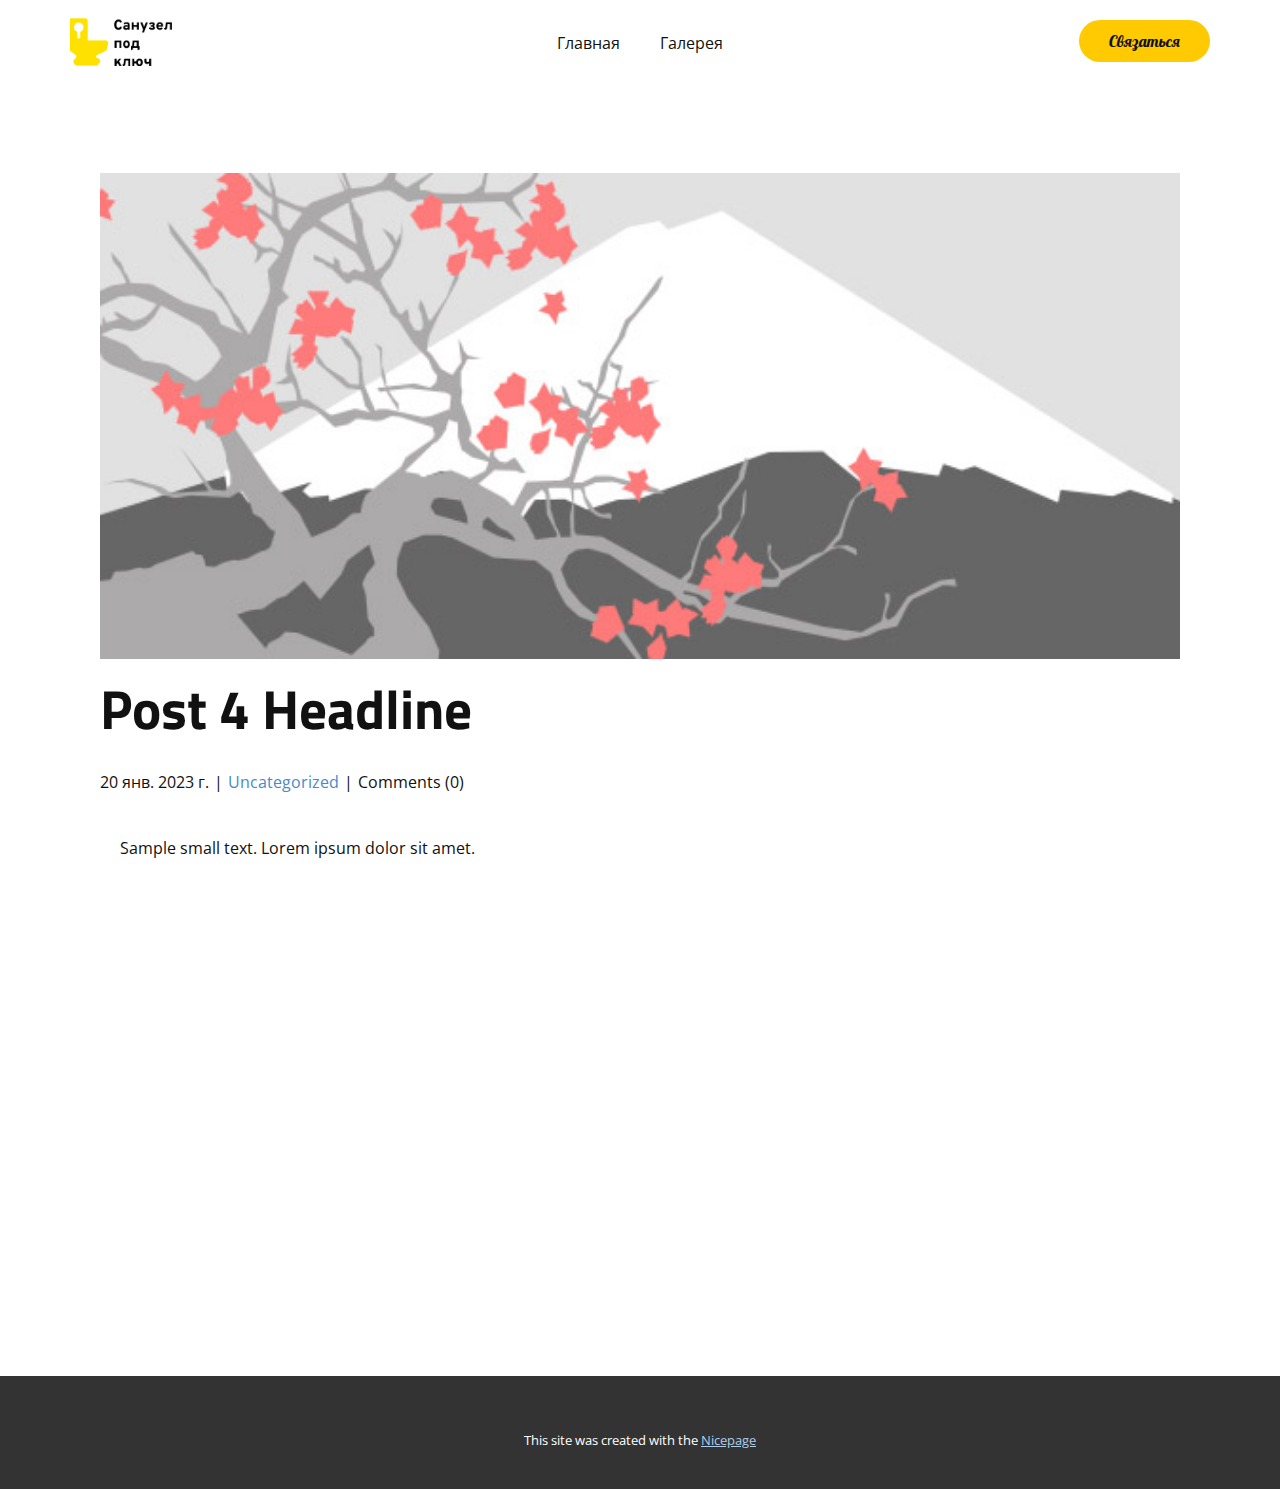
<file: blog/post-3.html>
<!DOCTYPE html>
<html style="font-size: 16px;" lang="ru"><head>
    <meta name="viewport" content="width=device-width, initial-scale=1.0">
    <meta charset="utf-8">
    <meta name="keywords" content="Заголовок 1-го поста">
    <meta name="description" content="">
    <title>Post 4 Headline</title>
    <link rel="stylesheet" href="../nicepage.css" media="screen">
<link rel="stylesheet" href="../Post-Template.css" media="screen">
    <script class="u-script" type="text/javascript" src="../jquery.js" defer=""></script>
    <script class="u-script" type="text/javascript" src="../nicepage.js" defer=""></script>
    <meta name="generator" content="Nicepage 7.6.4, nicepage.com">
    
    
    
    <link id="u-theme-google-font" rel="stylesheet" href="https://fonts.googleapis.com/css?family=Titillium+Web:200,200i,300,300i,400,400i,600,600i,700,700i,900|Open+Sans:300,300i,400,400i,500,500i,600,600i,700,700i,800,800i">
    <link id="u-page-google-font" rel="stylesheet" href="https://fonts.googleapis.com/css?family=Lobster:400">
    <script type="application/ld+json">{
		"@context": "http://schema.org",
		"@type": "Organization",
		"name": "",
		"logo": "images/Frame2.png"
}</script>
    <meta name="theme-color" content="#478ac9">
  <meta data-intl-tel-input-cdn-path="intlTelInput/"></head>
  <body data-path-to-root="./" data-include-products="false" class="u-body u-xl-mode" data-lang="ru"><header class="u-clearfix u-header u-header" id="sec-8087"><div class="u-clearfix u-sheet u-valign-middle-lg u-valign-middle-md u-valign-middle-sm u-sheet-1">
        <a href="#" class="u-image u-logo u-image-1" data-image-width="129" data-image-height="62">
          <img class="u-logo-image u-logo-image-1" src="../images/Frame2.png">
        </a>
        <nav class="u-menu u-menu-one-level u-offcanvas u-menu-1" data-responsive-from="SM">
          <div class="menu-collapse" style="font-size: 1rem; letter-spacing: 0px;">
            <a class="u-button-style u-custom-left-right-menu-spacing u-custom-padding-bottom u-custom-text-active-color u-custom-top-bottom-menu-spacing u-hamburger-link u-nav-link u-text-active-palette-1-base u-text-hover-palette-2-base" href="#">
              <svg class="u-svg-link" viewBox="0 0 24 24"><use xmlns:xlink="http://www.w3.org/1999/xlink" xlink:href="#menu-hamburger"></use></svg>
              <svg class="u-svg-content" version="1.1" id="menu-hamburger" viewBox="0 0 16 16" x="0px" y="0px" xmlns:xlink="http://www.w3.org/1999/xlink" xmlns="http://www.w3.org/2000/svg"><g><rect y="1" width="16" height="2"></rect><rect y="7" width="16" height="2"></rect><rect y="13" width="16" height="2"></rect>
</g></svg>
            </a>
          </div>
          <div class="u-custom-menu u-nav-container">
            <ul class="u-nav u-unstyled u-nav-1"><li class="u-nav-item"><a class="u-button-style u-nav-link u-text-active-palette-3-base u-text-hover-palette-2-base" href="../" style="padding: 10px 20px;">Главная</a>
</li><li class="u-nav-item"><a class="u-button-style u-nav-link u-text-active-palette-3-base u-text-hover-palette-2-base" href="../Галерея.html" style="padding: 10px 20px;">Галерея</a>
</li></ul>
          </div>
          <div class="u-custom-menu u-nav-container-collapse">
            <div class="u-black u-container-style u-inner-container-layout u-opacity u-opacity-95 u-sidenav">
              <div class="u-inner-container-layout u-sidenav-overflow">
                <div class="u-menu-close"></div>
                <ul class="u-align-center u-nav u-popupmenu-items u-unstyled u-nav-2"><li class="u-nav-item"><a class="u-button-style u-nav-link" href="../">Главная</a>
</li><li class="u-nav-item"><a class="u-button-style u-nav-link" href="../Галерея.html">Галерея</a>
</li></ul>
              </div>
            </div>
            <div class="u-black u-menu-overlay u-opacity u-opacity-70"></div>
          </div>
        </nav>
        <a href="https://wa.me/79142863040?text=%D0%97%D0%B4%D1%80%D0%B0%D0%B2%D1%81%D1%82%D0%B2%D1%83%D0%B9%D1%82%D0%B5!%20%F0%9F%91%8B%20%D0%A5%D0%BE%D1%87%D1%83%20%D0%B7%D0%B0%D0%BA%D0%B0%D0%B7%D0%B0%D1%82%D1%8C" class="u-align-center u-border-none u-btn u-btn-round u-button-style u-custom-font u-font-lobster u-hover-palette-1-dark-1 u-palette-3-base u-radius-50 u-text-active-white u-btn-1">Связаться</a>
      </div></header>
    <section class="u-align-center u-clearfix u-section-1" id="block-1">
      <div class="u-clearfix u-sheet u-valign-middle-md u-valign-middle-sm u-valign-middle-xs u-sheet-1"><!--post_details--><!--post_details_options_json--><!--{"source":""}--><!--/post_details_options_json--><!--blog_post-->
        <div class="u-container-style u-expanded-width u-post-details u-post-details-1">
          <div class="u-container-layout u-valign-middle u-container-layout-1"><!--blog_post_image-->
            <img alt="" class="u-blog-control u-expanded-width u-image u-image-default u-image-1" src="../images/0fd3416c.jpeg"><!--/blog_post_image--><!--blog_post_header-->
            <h2 class="u-blog-control u-text u-text-1">Post 4 Headline</h2><!--/blog_post_header--><!--blog_post_metadata-->
            <div class="u-blog-control u-metadata u-metadata-1"><!--blog_post_metadata_date-->
              <span class="u-meta-date u-meta-icon">20 янв. 2023 г.</span><!--/blog_post_metadata_date--><!--blog_post_metadata_category-->
              <span class="u-meta-category u-meta-icon"><a href="../blog/blog.html#/blog-1///">Uncategorized</a></span><!--/blog_post_metadata_category--><!--blog_post_metadata_comments-->
              <span class="u-meta-comments u-meta-icon"><!--blog_post_metadata_comments_content-->Comments (0)<!--/blog_post_metadata_comments_content--></span><!--/blog_post_metadata_comments-->
            </div><!--/blog_post_metadata--><!--blog_post_content-->
            <div class="u-align-justify u-blog-control u-post-content u-text u-text-2 fr-view">
  <p>
    <meta name="viewport" content="width=device-width, initial-scale=1.0">
    <meta charset="utf-8">
    <meta name="keywords" content=""><meta name="description" content="">
    <title></title>
    <link rel="stylesheet" href="/nicepage.css" media="screen" class="u-static-style"><link rel="stylesheet" href="/nicepage.css" media="screen">
    <script class="u-script" type="text/javascript" src="//capp.nicepage.com/assets/jquery-1.9.1.min.js" defer=""></script>
    <script class="u-script" type="text/javascript" src="//capp.nicepage.com/f1e7159c0f9f5458b94e48dec9805a76ab27a742/nicepage.js" defer=""></script>
</p><section class="u-clearfix u-valign-top u-block-db45-1" custom-posts-hash="T" data-section-properties="{&quot;margin&quot;:&quot;none&quot;,&quot;stretch&quot;:true}" data-id="db45" data-posts-content="[{'images':[],'maps':[],'videos':[],'icons':[],'textWidth':'','textHeight':'','id':1,'headingProp':'h3','textProp':'text'}]" style="min-height: 500px">
  <div class="u-clearfix u-rich-text u-text u-block-db45-4" data-state="{&quot;margin-top&quot;:{&quot;shouldApplyDefaultMargins&quot;:{&quot;XL&quot;:false,&quot;LG&quot;:false,&quot;MD&quot;:false,&quot;SM&quot;:true,&quot;XS&quot;:true},&quot;parentVerticalAlign&quot;:{&quot;XL&quot;:&quot;top&quot;,&quot;LG&quot;:&quot;top&quot;,&quot;MD&quot;:&quot;top&quot;,&quot;SM&quot;:&quot;top&quot;,&quot;XS&quot;:&quot;top&quot;}},&quot;margin-bottom&quot;:{&quot;shouldApplyDefaultMargins&quot;:{&quot;XL&quot;:false,&quot;LG&quot;:false,&quot;MD&quot;:false,&quot;SM&quot;:true,&quot;XS&quot;:true},&quot;parentVerticalAlign&quot;:{&quot;XL&quot;:&quot;top&quot;,&quot;LG&quot;:&quot;top&quot;,&quot;MD&quot;:&quot;top&quot;,&quot;SM&quot;:&quot;top&quot;,&quot;XS&quot;:&quot;top&quot;}}}" style="padding-left: 20px; padding-right: 20px">
  Sample small text. Lorem ipsum dolor sit amet.
  </div>
  <style data-mode="XL">@media (min-width: 1200px) {
  .u-block-db45-1 {
    min-height: 500px;
  }
  .u-block-db45-4 {
    padding-left: 20px;
    padding-right: 20px;
  }
}</style>
  <style data-mode="LG">@media (max-width: 1199px) and (min-width: 992px) {
  .u-block-db45-1 {
    min-height: 500px;
  }
  .u-block-db45-4 {
    padding-left: 20px;
    padding-right: 20px;
  }
}</style>
  <style data-mode="MD">@media (max-width: 991px) and (min-width: 768px) {
  .u-block-db45-1 {
    min-height: 500px;
  }
  .u-block-db45-4 {
    padding-left: 20px;
    padding-right: 20px;
  }
}</style>
  <style data-mode="SM">@media (max-width: 767px) and (min-width: 576px) {
  .u-block-db45-1 {
    min-height: 500px;
  }
  .u-block-db45-4 {
    padding-left: 20px;
    padding-right: 20px;
    margin-top: 60px;
    margin-bottom: 60px;
  }
}</style>
  <style data-mode="XS">@media (max-width: 575px) {
  .u-block-db45-1 {
    min-height: 500px;
  }
  .u-block-db45-4 {
    padding-left: 20px;
    padding-right: 20px;
    margin-top: 60px;
    margin-bottom: 60px;
  }
}</style>
</section>
<p></p>
  </div><!--/blog_post_content-->
          </div>
        </div><!--/blog_post--><!--/post_details-->
      </div>
    </section>
    
    
    
    <footer class="u-align-center u-clearfix u-container-align-center u-footer u-grey-80 u-footer" id="sec-d364"><div class="u-clearfix u-sheet u-sheet-1"></div></footer>
    <section class="u-backlink u-clearfix u-grey-80">
      <p class="u-text">
        <span>This site was created with the </span>
        <a class="u-link" href="https://nicepage.com/" target="_blank" rel="nofollow">
          <span>Nicepage</span>
        </a>
      </p>
    </section>
  
</body></html>
</file>
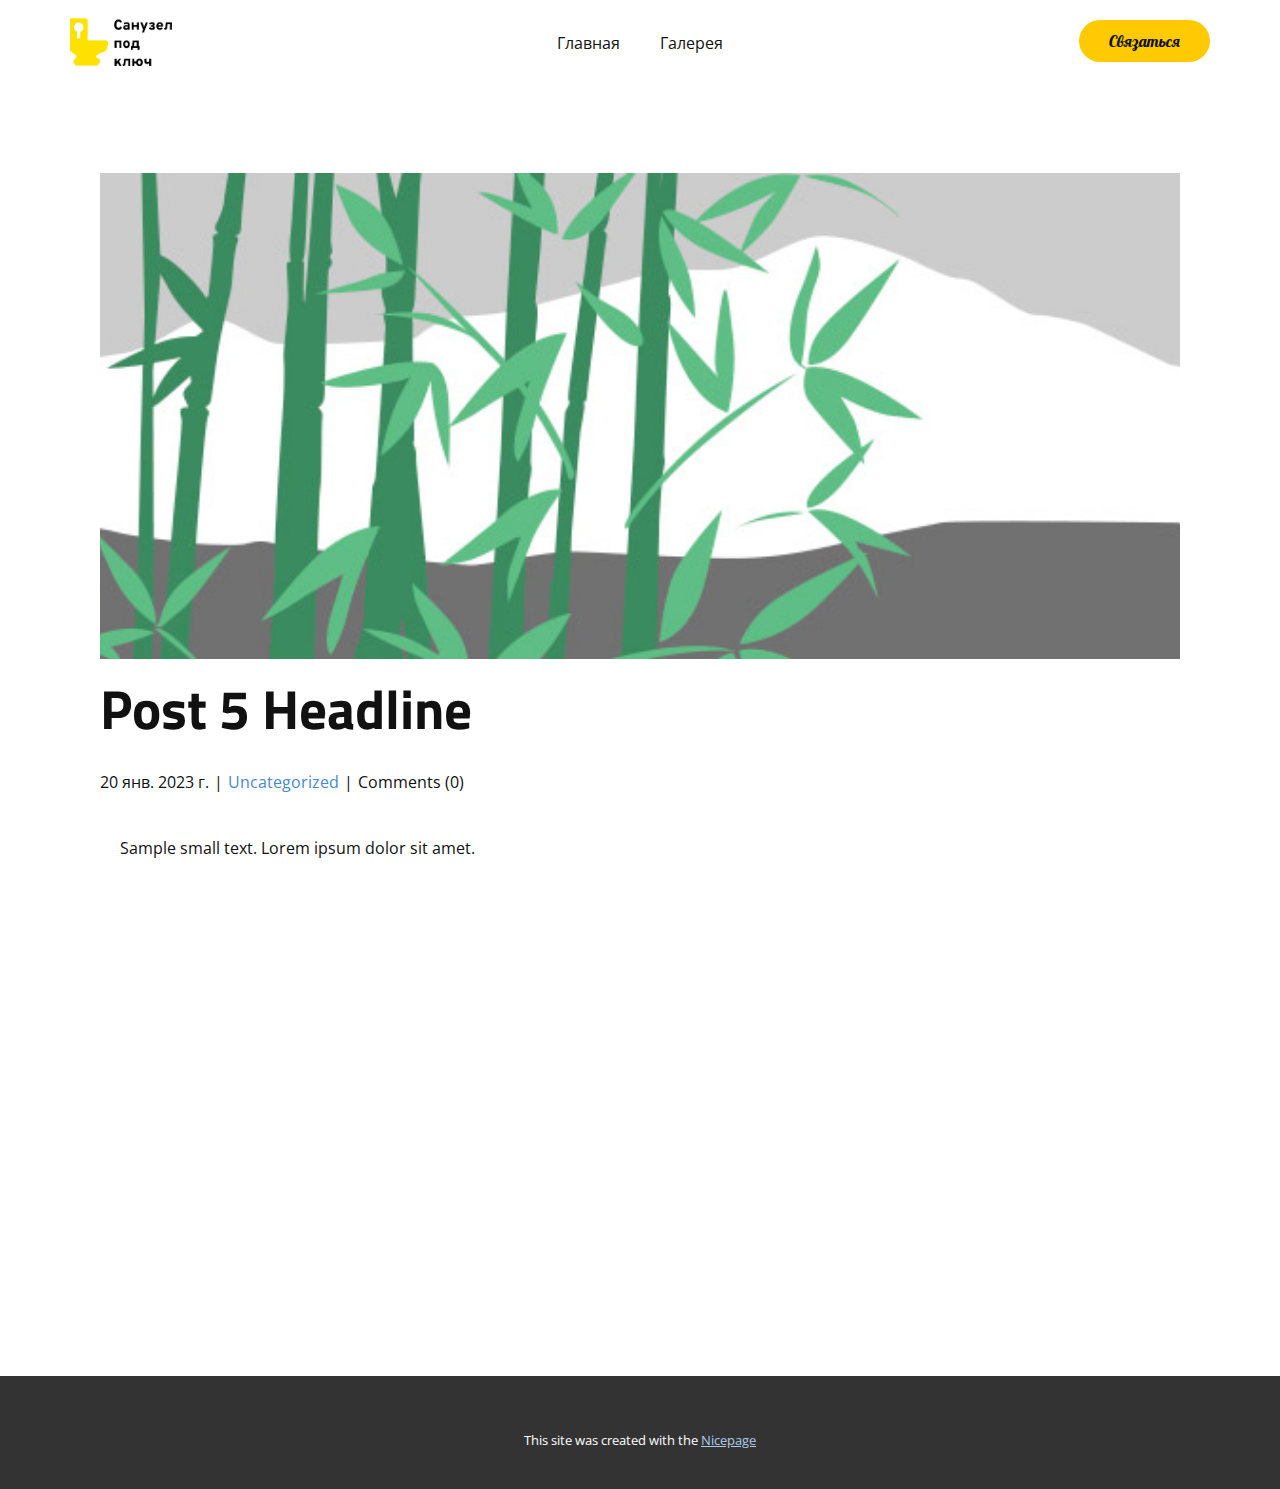
<file: blog/post-4.html>
<!DOCTYPE html>
<html style="font-size: 16px;" lang="ru"><head>
    <meta name="viewport" content="width=device-width, initial-scale=1.0">
    <meta charset="utf-8">
    <meta name="keywords" content="Заголовок 1-го поста">
    <meta name="description" content="">
    <title>Post 5 Headline</title>
    <link rel="stylesheet" href="../nicepage.css" media="screen">
<link rel="stylesheet" href="../Post-Template.css" media="screen">
    <script class="u-script" type="text/javascript" src="../jquery.js" defer=""></script>
    <script class="u-script" type="text/javascript" src="../nicepage.js" defer=""></script>
    <meta name="generator" content="Nicepage 7.6.4, nicepage.com">
    
    
    
    <link id="u-theme-google-font" rel="stylesheet" href="https://fonts.googleapis.com/css?family=Titillium+Web:200,200i,300,300i,400,400i,600,600i,700,700i,900|Open+Sans:300,300i,400,400i,500,500i,600,600i,700,700i,800,800i">
    <link id="u-page-google-font" rel="stylesheet" href="https://fonts.googleapis.com/css?family=Lobster:400">
    <script type="application/ld+json">{
		"@context": "http://schema.org",
		"@type": "Organization",
		"name": "",
		"logo": "images/Frame2.png"
}</script>
    <meta name="theme-color" content="#478ac9">
  <meta data-intl-tel-input-cdn-path="intlTelInput/"></head>
  <body data-path-to-root="./" data-include-products="false" class="u-body u-xl-mode" data-lang="ru"><header class="u-clearfix u-header u-header" id="sec-8087"><div class="u-clearfix u-sheet u-valign-middle-lg u-valign-middle-md u-valign-middle-sm u-sheet-1">
        <a href="#" class="u-image u-logo u-image-1" data-image-width="129" data-image-height="62">
          <img class="u-logo-image u-logo-image-1" src="../images/Frame2.png">
        </a>
        <nav class="u-menu u-menu-one-level u-offcanvas u-menu-1" data-responsive-from="SM">
          <div class="menu-collapse" style="font-size: 1rem; letter-spacing: 0px;">
            <a class="u-button-style u-custom-left-right-menu-spacing u-custom-padding-bottom u-custom-text-active-color u-custom-top-bottom-menu-spacing u-hamburger-link u-nav-link u-text-active-palette-1-base u-text-hover-palette-2-base" href="#">
              <svg class="u-svg-link" viewBox="0 0 24 24"><use xmlns:xlink="http://www.w3.org/1999/xlink" xlink:href="#menu-hamburger"></use></svg>
              <svg class="u-svg-content" version="1.1" id="menu-hamburger" viewBox="0 0 16 16" x="0px" y="0px" xmlns:xlink="http://www.w3.org/1999/xlink" xmlns="http://www.w3.org/2000/svg"><g><rect y="1" width="16" height="2"></rect><rect y="7" width="16" height="2"></rect><rect y="13" width="16" height="2"></rect>
</g></svg>
            </a>
          </div>
          <div class="u-custom-menu u-nav-container">
            <ul class="u-nav u-unstyled u-nav-1"><li class="u-nav-item"><a class="u-button-style u-nav-link u-text-active-palette-3-base u-text-hover-palette-2-base" href="../" style="padding: 10px 20px;">Главная</a>
</li><li class="u-nav-item"><a class="u-button-style u-nav-link u-text-active-palette-3-base u-text-hover-palette-2-base" href="../Галерея.html" style="padding: 10px 20px;">Галерея</a>
</li></ul>
          </div>
          <div class="u-custom-menu u-nav-container-collapse">
            <div class="u-black u-container-style u-inner-container-layout u-opacity u-opacity-95 u-sidenav">
              <div class="u-inner-container-layout u-sidenav-overflow">
                <div class="u-menu-close"></div>
                <ul class="u-align-center u-nav u-popupmenu-items u-unstyled u-nav-2"><li class="u-nav-item"><a class="u-button-style u-nav-link" href="../">Главная</a>
</li><li class="u-nav-item"><a class="u-button-style u-nav-link" href="../Галерея.html">Галерея</a>
</li></ul>
              </div>
            </div>
            <div class="u-black u-menu-overlay u-opacity u-opacity-70"></div>
          </div>
        </nav>
        <a href="https://wa.me/79142863040?text=%D0%97%D0%B4%D1%80%D0%B0%D0%B2%D1%81%D1%82%D0%B2%D1%83%D0%B9%D1%82%D0%B5!%20%F0%9F%91%8B%20%D0%A5%D0%BE%D1%87%D1%83%20%D0%B7%D0%B0%D0%BA%D0%B0%D0%B7%D0%B0%D1%82%D1%8C" class="u-align-center u-border-none u-btn u-btn-round u-button-style u-custom-font u-font-lobster u-hover-palette-1-dark-1 u-palette-3-base u-radius-50 u-text-active-white u-btn-1">Связаться</a>
      </div></header>
    <section class="u-align-center u-clearfix u-section-1" id="block-1">
      <div class="u-clearfix u-sheet u-valign-middle-md u-valign-middle-sm u-valign-middle-xs u-sheet-1"><!--post_details--><!--post_details_options_json--><!--{"source":""}--><!--/post_details_options_json--><!--blog_post-->
        <div class="u-container-style u-expanded-width u-post-details u-post-details-1">
          <div class="u-container-layout u-valign-middle u-container-layout-1"><!--blog_post_image-->
            <img alt="" class="u-blog-control u-expanded-width u-image u-image-default u-image-1" src="../images/68f64b9d.jpeg"><!--/blog_post_image--><!--blog_post_header-->
            <h2 class="u-blog-control u-text u-text-1">Post 5 Headline</h2><!--/blog_post_header--><!--blog_post_metadata-->
            <div class="u-blog-control u-metadata u-metadata-1"><!--blog_post_metadata_date-->
              <span class="u-meta-date u-meta-icon">20 янв. 2023 г.</span><!--/blog_post_metadata_date--><!--blog_post_metadata_category-->
              <span class="u-meta-category u-meta-icon"><a href="../blog/blog.html#/blog-1///">Uncategorized</a></span><!--/blog_post_metadata_category--><!--blog_post_metadata_comments-->
              <span class="u-meta-comments u-meta-icon"><!--blog_post_metadata_comments_content-->Comments (0)<!--/blog_post_metadata_comments_content--></span><!--/blog_post_metadata_comments-->
            </div><!--/blog_post_metadata--><!--blog_post_content-->
            <div class="u-align-justify u-blog-control u-post-content u-text u-text-2 fr-view">
  <p>
    <meta name="viewport" content="width=device-width, initial-scale=1.0">
    <meta charset="utf-8">
    <meta name="keywords" content=""><meta name="description" content="">
    <title></title>
    <link rel="stylesheet" href="/nicepage.css" media="screen" class="u-static-style"><link rel="stylesheet" href="/nicepage.css" media="screen">
    <script class="u-script" type="text/javascript" src="//capp.nicepage.com/assets/jquery-1.9.1.min.js" defer=""></script>
    <script class="u-script" type="text/javascript" src="//capp.nicepage.com/f1e7159c0f9f5458b94e48dec9805a76ab27a742/nicepage.js" defer=""></script>
</p><section class="u-clearfix u-valign-top u-block-0579-1" custom-posts-hash="T" data-section-properties="{&quot;margin&quot;:&quot;none&quot;,&quot;stretch&quot;:true}" data-id="0579" data-posts-content="[{'images':[],'maps':[],'videos':[],'icons':[],'textWidth':'','textHeight':'','id':1,'headingProp':'h3','textProp':'text'}]" style="min-height: 500px">
  <div class="u-clearfix u-rich-text u-text u-block-0579-4" data-state="{&quot;margin-top&quot;:{&quot;shouldApplyDefaultMargins&quot;:{&quot;XL&quot;:false,&quot;LG&quot;:false,&quot;MD&quot;:false,&quot;SM&quot;:true,&quot;XS&quot;:true},&quot;parentVerticalAlign&quot;:{&quot;XL&quot;:&quot;top&quot;,&quot;LG&quot;:&quot;top&quot;,&quot;MD&quot;:&quot;top&quot;,&quot;SM&quot;:&quot;top&quot;,&quot;XS&quot;:&quot;top&quot;}},&quot;margin-bottom&quot;:{&quot;shouldApplyDefaultMargins&quot;:{&quot;XL&quot;:false,&quot;LG&quot;:false,&quot;MD&quot;:false,&quot;SM&quot;:true,&quot;XS&quot;:true},&quot;parentVerticalAlign&quot;:{&quot;XL&quot;:&quot;top&quot;,&quot;LG&quot;:&quot;top&quot;,&quot;MD&quot;:&quot;top&quot;,&quot;SM&quot;:&quot;top&quot;,&quot;XS&quot;:&quot;top&quot;}}}" style="padding-left: 20px; padding-right: 20px">
  Sample small text. Lorem ipsum dolor sit amet.
  </div>
  <style data-mode="XL">@media (min-width: 1200px) {
  .u-block-0579-1 {
    min-height: 500px;
  }
  .u-block-0579-4 {
    padding-left: 20px;
    padding-right: 20px;
  }
}</style>
  <style data-mode="LG">@media (max-width: 1199px) and (min-width: 992px) {
  .u-block-0579-1 {
    min-height: 500px;
  }
  .u-block-0579-4 {
    padding-left: 20px;
    padding-right: 20px;
  }
}</style>
  <style data-mode="MD">@media (max-width: 991px) and (min-width: 768px) {
  .u-block-0579-1 {
    min-height: 500px;
  }
  .u-block-0579-4 {
    padding-left: 20px;
    padding-right: 20px;
  }
}</style>
  <style data-mode="SM">@media (max-width: 767px) and (min-width: 576px) {
  .u-block-0579-1 {
    min-height: 500px;
  }
  .u-block-0579-4 {
    padding-left: 20px;
    padding-right: 20px;
    margin-top: 60px;
    margin-bottom: 60px;
  }
}</style>
  <style data-mode="XS">@media (max-width: 575px) {
  .u-block-0579-1 {
    min-height: 500px;
  }
  .u-block-0579-4 {
    padding-left: 20px;
    padding-right: 20px;
    margin-top: 60px;
    margin-bottom: 60px;
  }
}</style>
</section>
<p></p>
  </div><!--/blog_post_content-->
          </div>
        </div><!--/blog_post--><!--/post_details-->
      </div>
    </section>
    
    
    
    <footer class="u-align-center u-clearfix u-container-align-center u-footer u-grey-80 u-footer" id="sec-d364"><div class="u-clearfix u-sheet u-sheet-1"></div></footer>
    <section class="u-backlink u-clearfix u-grey-80">
      <p class="u-text">
        <span>This site was created with the </span>
        <a class="u-link" href="https://nicepage.com/" target="_blank" rel="nofollow">
          <span>Nicepage</span>
        </a>
      </p>
    </section>
  
</body></html>
</file>
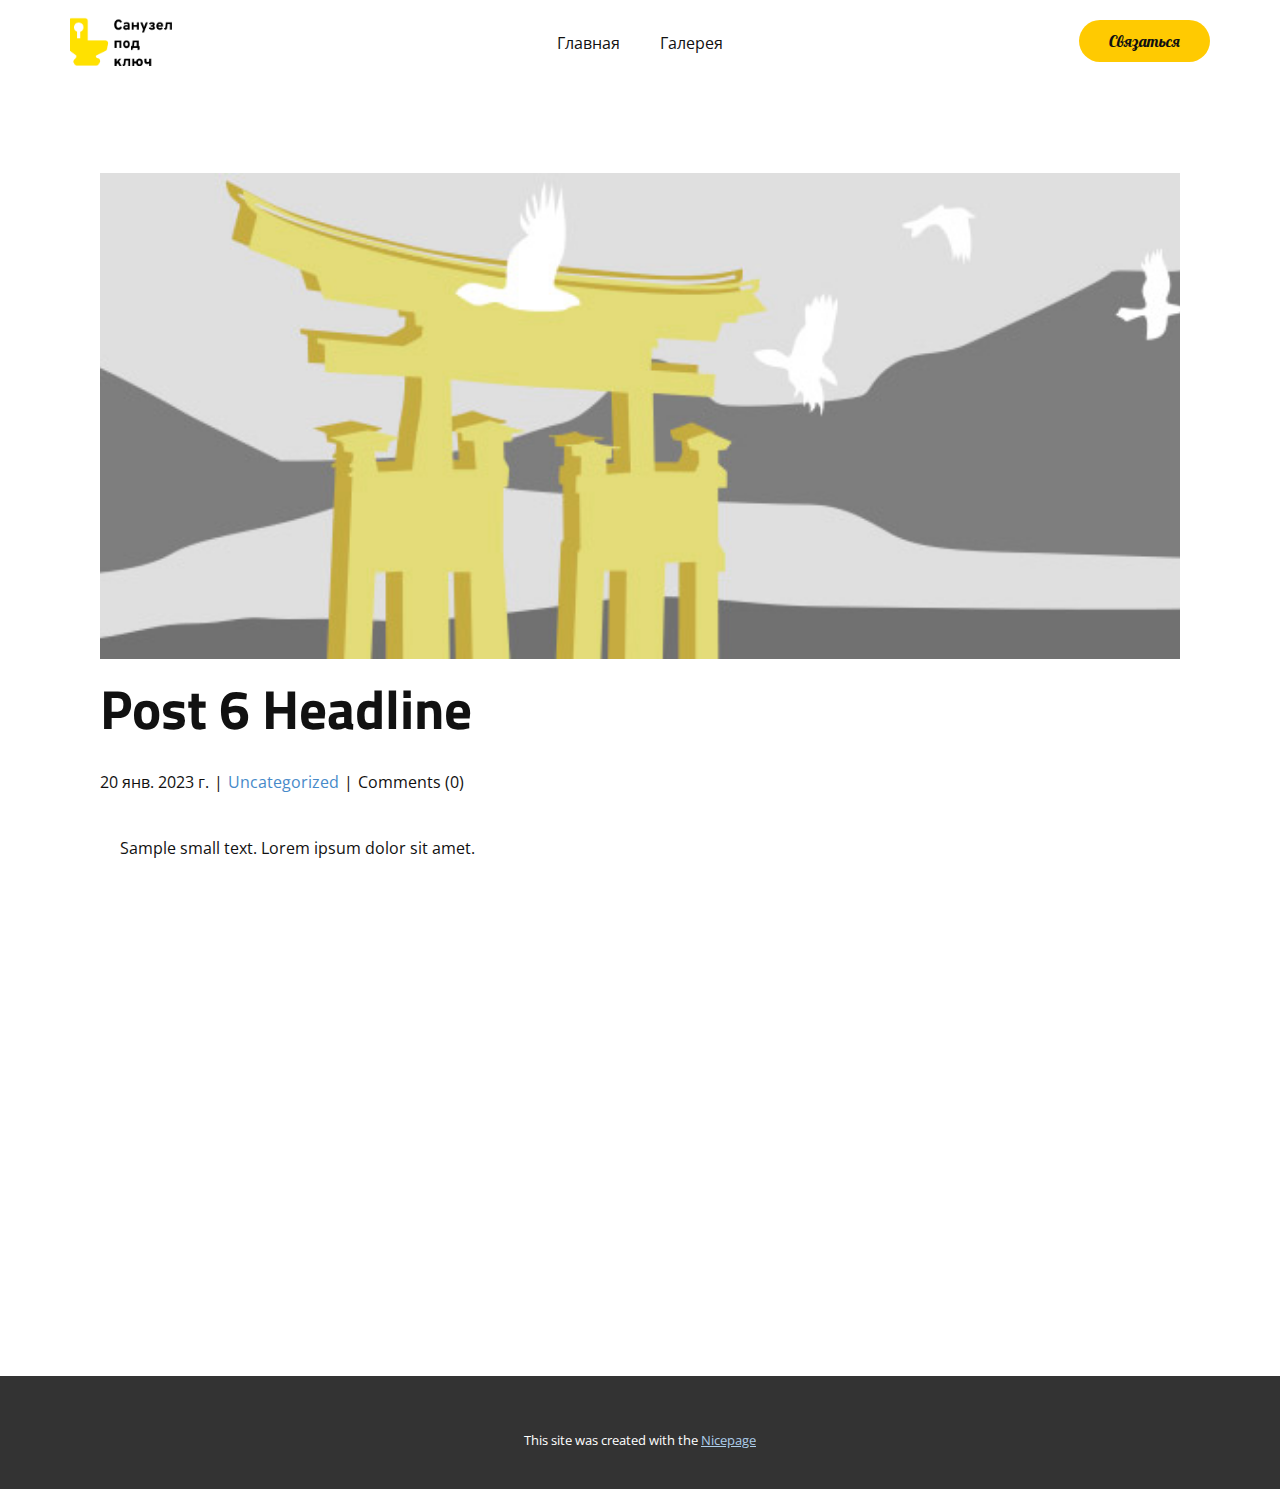
<file: blog/post-5.html>
<!DOCTYPE html>
<html style="font-size: 16px;" lang="ru"><head>
    <meta name="viewport" content="width=device-width, initial-scale=1.0">
    <meta charset="utf-8">
    <meta name="keywords" content="Заголовок 1-го поста">
    <meta name="description" content="">
    <title>Post 6 Headline</title>
    <link rel="stylesheet" href="../nicepage.css" media="screen">
<link rel="stylesheet" href="../Post-Template.css" media="screen">
    <script class="u-script" type="text/javascript" src="../jquery.js" defer=""></script>
    <script class="u-script" type="text/javascript" src="../nicepage.js" defer=""></script>
    <meta name="generator" content="Nicepage 7.6.4, nicepage.com">
    
    
    
    <link id="u-theme-google-font" rel="stylesheet" href="https://fonts.googleapis.com/css?family=Titillium+Web:200,200i,300,300i,400,400i,600,600i,700,700i,900|Open+Sans:300,300i,400,400i,500,500i,600,600i,700,700i,800,800i">
    <link id="u-page-google-font" rel="stylesheet" href="https://fonts.googleapis.com/css?family=Lobster:400">
    <script type="application/ld+json">{
		"@context": "http://schema.org",
		"@type": "Organization",
		"name": "",
		"logo": "images/Frame2.png"
}</script>
    <meta name="theme-color" content="#478ac9">
  <meta data-intl-tel-input-cdn-path="intlTelInput/"></head>
  <body data-path-to-root="./" data-include-products="false" class="u-body u-xl-mode" data-lang="ru"><header class="u-clearfix u-header u-header" id="sec-8087"><div class="u-clearfix u-sheet u-valign-middle-lg u-valign-middle-md u-valign-middle-sm u-sheet-1">
        <a href="#" class="u-image u-logo u-image-1" data-image-width="129" data-image-height="62">
          <img class="u-logo-image u-logo-image-1" src="../images/Frame2.png">
        </a>
        <nav class="u-menu u-menu-one-level u-offcanvas u-menu-1" data-responsive-from="SM">
          <div class="menu-collapse" style="font-size: 1rem; letter-spacing: 0px;">
            <a class="u-button-style u-custom-left-right-menu-spacing u-custom-padding-bottom u-custom-text-active-color u-custom-top-bottom-menu-spacing u-hamburger-link u-nav-link u-text-active-palette-1-base u-text-hover-palette-2-base" href="#">
              <svg class="u-svg-link" viewBox="0 0 24 24"><use xmlns:xlink="http://www.w3.org/1999/xlink" xlink:href="#menu-hamburger"></use></svg>
              <svg class="u-svg-content" version="1.1" id="menu-hamburger" viewBox="0 0 16 16" x="0px" y="0px" xmlns:xlink="http://www.w3.org/1999/xlink" xmlns="http://www.w3.org/2000/svg"><g><rect y="1" width="16" height="2"></rect><rect y="7" width="16" height="2"></rect><rect y="13" width="16" height="2"></rect>
</g></svg>
            </a>
          </div>
          <div class="u-custom-menu u-nav-container">
            <ul class="u-nav u-unstyled u-nav-1"><li class="u-nav-item"><a class="u-button-style u-nav-link u-text-active-palette-3-base u-text-hover-palette-2-base" href="../" style="padding: 10px 20px;">Главная</a>
</li><li class="u-nav-item"><a class="u-button-style u-nav-link u-text-active-palette-3-base u-text-hover-palette-2-base" href="../Галерея.html" style="padding: 10px 20px;">Галерея</a>
</li></ul>
          </div>
          <div class="u-custom-menu u-nav-container-collapse">
            <div class="u-black u-container-style u-inner-container-layout u-opacity u-opacity-95 u-sidenav">
              <div class="u-inner-container-layout u-sidenav-overflow">
                <div class="u-menu-close"></div>
                <ul class="u-align-center u-nav u-popupmenu-items u-unstyled u-nav-2"><li class="u-nav-item"><a class="u-button-style u-nav-link" href="../">Главная</a>
</li><li class="u-nav-item"><a class="u-button-style u-nav-link" href="../Галерея.html">Галерея</a>
</li></ul>
              </div>
            </div>
            <div class="u-black u-menu-overlay u-opacity u-opacity-70"></div>
          </div>
        </nav>
        <a href="https://wa.me/79142863040?text=%D0%97%D0%B4%D1%80%D0%B0%D0%B2%D1%81%D1%82%D0%B2%D1%83%D0%B9%D1%82%D0%B5!%20%F0%9F%91%8B%20%D0%A5%D0%BE%D1%87%D1%83%20%D0%B7%D0%B0%D0%BA%D0%B0%D0%B7%D0%B0%D1%82%D1%8C" class="u-align-center u-border-none u-btn u-btn-round u-button-style u-custom-font u-font-lobster u-hover-palette-1-dark-1 u-palette-3-base u-radius-50 u-text-active-white u-btn-1">Связаться</a>
      </div></header>
    <section class="u-align-center u-clearfix u-section-1" id="block-1">
      <div class="u-clearfix u-sheet u-valign-middle-md u-valign-middle-sm u-valign-middle-xs u-sheet-1"><!--post_details--><!--post_details_options_json--><!--{"source":""}--><!--/post_details_options_json--><!--blog_post-->
        <div class="u-container-style u-expanded-width u-post-details u-post-details-1">
          <div class="u-container-layout u-valign-middle u-container-layout-1"><!--blog_post_image-->
            <img alt="" class="u-blog-control u-expanded-width u-image u-image-default u-image-1" src="../images/8ad73f3c.jpeg"><!--/blog_post_image--><!--blog_post_header-->
            <h2 class="u-blog-control u-text u-text-1">Post 6 Headline</h2><!--/blog_post_header--><!--blog_post_metadata-->
            <div class="u-blog-control u-metadata u-metadata-1"><!--blog_post_metadata_date-->
              <span class="u-meta-date u-meta-icon">20 янв. 2023 г.</span><!--/blog_post_metadata_date--><!--blog_post_metadata_category-->
              <span class="u-meta-category u-meta-icon"><a href="../blog/blog.html#/blog-1///">Uncategorized</a></span><!--/blog_post_metadata_category--><!--blog_post_metadata_comments-->
              <span class="u-meta-comments u-meta-icon"><!--blog_post_metadata_comments_content-->Comments (0)<!--/blog_post_metadata_comments_content--></span><!--/blog_post_metadata_comments-->
            </div><!--/blog_post_metadata--><!--blog_post_content-->
            <div class="u-align-justify u-blog-control u-post-content u-text u-text-2 fr-view">
  <p>
    <meta name="viewport" content="width=device-width, initial-scale=1.0">
    <meta charset="utf-8">
    <meta name="keywords" content=""><meta name="description" content="">
    <title></title>
    <link rel="stylesheet" href="/nicepage.css" media="screen" class="u-static-style"><link rel="stylesheet" href="/nicepage.css" media="screen">
    <script class="u-script" type="text/javascript" src="//capp.nicepage.com/assets/jquery-1.9.1.min.js" defer=""></script>
    <script class="u-script" type="text/javascript" src="//capp.nicepage.com/f1e7159c0f9f5458b94e48dec9805a76ab27a742/nicepage.js" defer=""></script>
</p><section class="u-clearfix u-valign-top u-block-5cab-1" custom-posts-hash="T" data-section-properties="{&quot;margin&quot;:&quot;none&quot;,&quot;stretch&quot;:true}" data-id="5cab" data-posts-content="[{'images':[],'maps':[],'videos':[],'icons':[],'textWidth':'','textHeight':'','id':1,'headingProp':'h3','textProp':'text'}]" style="min-height: 500px">
  <div class="u-clearfix u-rich-text u-text u-block-5cab-4" data-state="{&quot;margin-top&quot;:{&quot;shouldApplyDefaultMargins&quot;:{&quot;XL&quot;:false,&quot;LG&quot;:false,&quot;MD&quot;:false,&quot;SM&quot;:true,&quot;XS&quot;:true},&quot;parentVerticalAlign&quot;:{&quot;XL&quot;:&quot;top&quot;,&quot;LG&quot;:&quot;top&quot;,&quot;MD&quot;:&quot;top&quot;,&quot;SM&quot;:&quot;top&quot;,&quot;XS&quot;:&quot;top&quot;}},&quot;margin-bottom&quot;:{&quot;shouldApplyDefaultMargins&quot;:{&quot;XL&quot;:false,&quot;LG&quot;:false,&quot;MD&quot;:false,&quot;SM&quot;:true,&quot;XS&quot;:true},&quot;parentVerticalAlign&quot;:{&quot;XL&quot;:&quot;top&quot;,&quot;LG&quot;:&quot;top&quot;,&quot;MD&quot;:&quot;top&quot;,&quot;SM&quot;:&quot;top&quot;,&quot;XS&quot;:&quot;top&quot;}}}" style="padding-left: 20px; padding-right: 20px">
  Sample small text. Lorem ipsum dolor sit amet.
  </div>
  <style data-mode="XL">@media (min-width: 1200px) {
  .u-block-5cab-1 {
    min-height: 500px;
  }
  .u-block-5cab-4 {
    padding-left: 20px;
    padding-right: 20px;
  }
}</style>
  <style data-mode="LG">@media (max-width: 1199px) and (min-width: 992px) {
  .u-block-5cab-1 {
    min-height: 500px;
  }
  .u-block-5cab-4 {
    padding-left: 20px;
    padding-right: 20px;
  }
}</style>
  <style data-mode="MD">@media (max-width: 991px) and (min-width: 768px) {
  .u-block-5cab-1 {
    min-height: 500px;
  }
  .u-block-5cab-4 {
    padding-left: 20px;
    padding-right: 20px;
  }
}</style>
  <style data-mode="SM">@media (max-width: 767px) and (min-width: 576px) {
  .u-block-5cab-1 {
    min-height: 500px;
  }
  .u-block-5cab-4 {
    padding-left: 20px;
    padding-right: 20px;
    margin-top: 60px;
    margin-bottom: 60px;
  }
}</style>
  <style data-mode="XS">@media (max-width: 575px) {
  .u-block-5cab-1 {
    min-height: 500px;
  }
  .u-block-5cab-4 {
    padding-left: 20px;
    padding-right: 20px;
    margin-top: 60px;
    margin-bottom: 60px;
  }
}</style>
</section>
<p></p>
  </div><!--/blog_post_content-->
          </div>
        </div><!--/blog_post--><!--/post_details-->
      </div>
    </section>
    
    
    
    <footer class="u-align-center u-clearfix u-container-align-center u-footer u-grey-80 u-footer" id="sec-d364"><div class="u-clearfix u-sheet u-sheet-1"></div></footer>
    <section class="u-backlink u-clearfix u-grey-80">
      <p class="u-text">
        <span>This site was created with the </span>
        <a class="u-link" href="https://nicepage.com/" target="_blank" rel="nofollow">
          <span>Nicepage</span>
        </a>
      </p>
    </section>
  
</body></html>
</file>
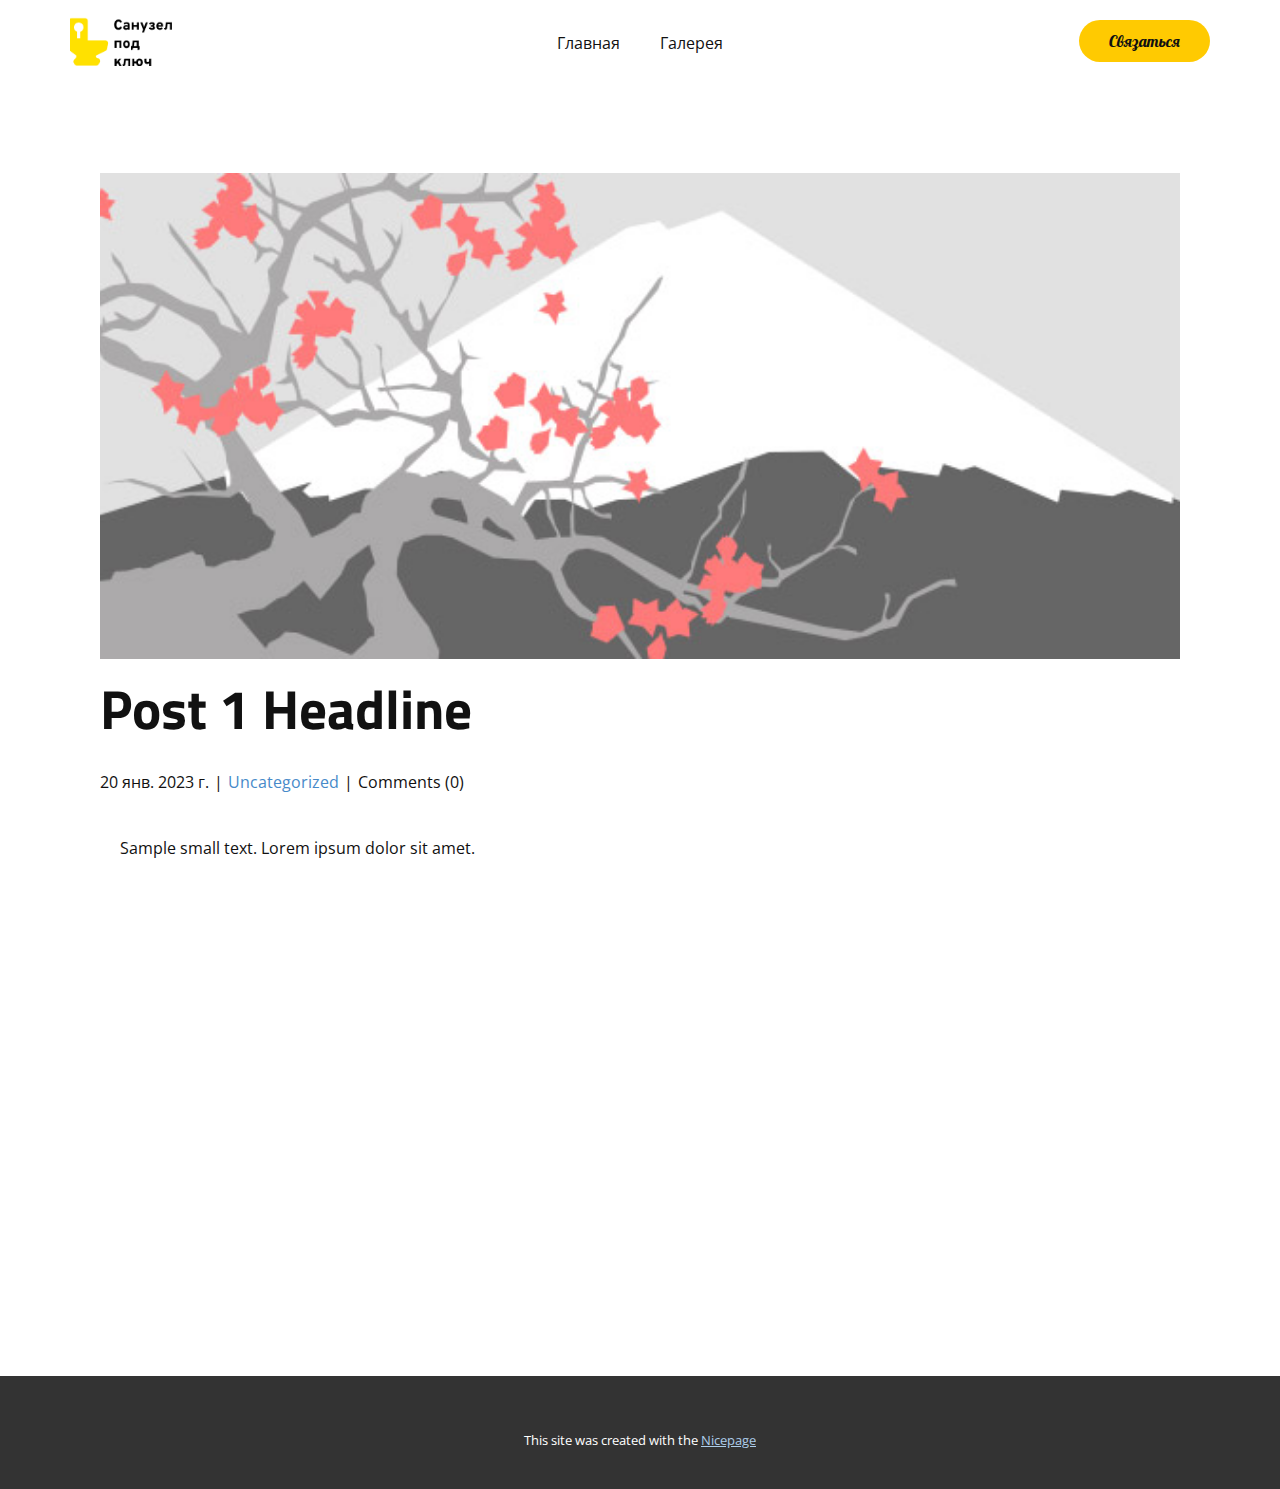
<file: blog/post.html>
<!DOCTYPE html>
<html style="font-size: 16px;" lang="ru"><head>
    <meta name="viewport" content="width=device-width, initial-scale=1.0">
    <meta charset="utf-8">
    <meta name="keywords" content="Заголовок 1-го поста">
    <meta name="description" content="">
    <title>Post 1 Headline</title>
    <link rel="stylesheet" href="../nicepage.css" media="screen">
<link rel="stylesheet" href="../Post-Template.css" media="screen">
    <script class="u-script" type="text/javascript" src="../jquery.js" defer=""></script>
    <script class="u-script" type="text/javascript" src="../nicepage.js" defer=""></script>
    <meta name="generator" content="Nicepage 7.6.4, nicepage.com">
    
    
    
    <link id="u-theme-google-font" rel="stylesheet" href="https://fonts.googleapis.com/css?family=Titillium+Web:200,200i,300,300i,400,400i,600,600i,700,700i,900|Open+Sans:300,300i,400,400i,500,500i,600,600i,700,700i,800,800i">
    <link id="u-page-google-font" rel="stylesheet" href="https://fonts.googleapis.com/css?family=Lobster:400">
    <script type="application/ld+json">{
		"@context": "http://schema.org",
		"@type": "Organization",
		"name": "",
		"logo": "images/Frame2.png"
}</script>
    <meta name="theme-color" content="#478ac9">
  <meta data-intl-tel-input-cdn-path="intlTelInput/"></head>
  <body data-path-to-root="./" data-include-products="false" class="u-body u-xl-mode" data-lang="ru"><header class="u-clearfix u-header u-header" id="sec-8087"><div class="u-clearfix u-sheet u-valign-middle-lg u-valign-middle-md u-valign-middle-sm u-sheet-1">
        <a href="#" class="u-image u-logo u-image-1" data-image-width="129" data-image-height="62">
          <img class="u-logo-image u-logo-image-1" src="../images/Frame2.png">
        </a>
        <nav class="u-menu u-menu-one-level u-offcanvas u-menu-1" data-responsive-from="SM">
          <div class="menu-collapse" style="font-size: 1rem; letter-spacing: 0px;">
            <a class="u-button-style u-custom-left-right-menu-spacing u-custom-padding-bottom u-custom-text-active-color u-custom-top-bottom-menu-spacing u-hamburger-link u-nav-link u-text-active-palette-1-base u-text-hover-palette-2-base" href="#">
              <svg class="u-svg-link" viewBox="0 0 24 24"><use xmlns:xlink="http://www.w3.org/1999/xlink" xlink:href="#menu-hamburger"></use></svg>
              <svg class="u-svg-content" version="1.1" id="menu-hamburger" viewBox="0 0 16 16" x="0px" y="0px" xmlns:xlink="http://www.w3.org/1999/xlink" xmlns="http://www.w3.org/2000/svg"><g><rect y="1" width="16" height="2"></rect><rect y="7" width="16" height="2"></rect><rect y="13" width="16" height="2"></rect>
</g></svg>
            </a>
          </div>
          <div class="u-custom-menu u-nav-container">
            <ul class="u-nav u-unstyled u-nav-1"><li class="u-nav-item"><a class="u-button-style u-nav-link u-text-active-palette-3-base u-text-hover-palette-2-base" href="../" style="padding: 10px 20px;">Главная</a>
</li><li class="u-nav-item"><a class="u-button-style u-nav-link u-text-active-palette-3-base u-text-hover-palette-2-base" href="../Галерея.html" style="padding: 10px 20px;">Галерея</a>
</li></ul>
          </div>
          <div class="u-custom-menu u-nav-container-collapse">
            <div class="u-black u-container-style u-inner-container-layout u-opacity u-opacity-95 u-sidenav">
              <div class="u-inner-container-layout u-sidenav-overflow">
                <div class="u-menu-close"></div>
                <ul class="u-align-center u-nav u-popupmenu-items u-unstyled u-nav-2"><li class="u-nav-item"><a class="u-button-style u-nav-link" href="../">Главная</a>
</li><li class="u-nav-item"><a class="u-button-style u-nav-link" href="../Галерея.html">Галерея</a>
</li></ul>
              </div>
            </div>
            <div class="u-black u-menu-overlay u-opacity u-opacity-70"></div>
          </div>
        </nav>
        <a href="https://wa.me/79142863040?text=%D0%97%D0%B4%D1%80%D0%B0%D0%B2%D1%81%D1%82%D0%B2%D1%83%D0%B9%D1%82%D0%B5!%20%F0%9F%91%8B%20%D0%A5%D0%BE%D1%87%D1%83%20%D0%B7%D0%B0%D0%BA%D0%B0%D0%B7%D0%B0%D1%82%D1%8C" class="u-align-center u-border-none u-btn u-btn-round u-button-style u-custom-font u-font-lobster u-hover-palette-1-dark-1 u-palette-3-base u-radius-50 u-text-active-white u-btn-1">Связаться</a>
      </div></header>
    <section class="u-align-center u-clearfix u-section-1" id="block-1">
      <div class="u-clearfix u-sheet u-valign-middle-md u-valign-middle-sm u-valign-middle-xs u-sheet-1"><!--post_details--><!--post_details_options_json--><!--{"source":""}--><!--/post_details_options_json--><!--blog_post-->
        <div class="u-container-style u-expanded-width u-post-details u-post-details-1">
          <div class="u-container-layout u-valign-middle u-container-layout-1"><!--blog_post_image-->
            <img alt="" class="u-blog-control u-expanded-width u-image u-image-default u-image-1" src="../images/0fd3416c.jpeg"><!--/blog_post_image--><!--blog_post_header-->
            <h2 class="u-blog-control u-text u-text-1">Post 1 Headline</h2><!--/blog_post_header--><!--blog_post_metadata-->
            <div class="u-blog-control u-metadata u-metadata-1"><!--blog_post_metadata_date-->
              <span class="u-meta-date u-meta-icon">20 янв. 2023 г.</span><!--/blog_post_metadata_date--><!--blog_post_metadata_category-->
              <span class="u-meta-category u-meta-icon"><a href="../blog/blog.html#/blog-1///">Uncategorized</a></span><!--/blog_post_metadata_category--><!--blog_post_metadata_comments-->
              <span class="u-meta-comments u-meta-icon"><!--blog_post_metadata_comments_content-->Comments (0)<!--/blog_post_metadata_comments_content--></span><!--/blog_post_metadata_comments-->
            </div><!--/blog_post_metadata--><!--blog_post_content-->
            <div class="u-align-justify u-blog-control u-post-content u-text u-text-2 fr-view">
  <p>
    <meta name="viewport" content="width=device-width, initial-scale=1.0">
    <meta charset="utf-8">
    <meta name="keywords" content=""><meta name="description" content="">
    <title></title>
    <link rel="stylesheet" href="/nicepage.css" media="screen" class="u-static-style"><link rel="stylesheet" href="/nicepage.css" media="screen">
    <script class="u-script" type="text/javascript" src="//capp.nicepage.com/assets/jquery-1.9.1.min.js" defer=""></script>
    <script class="u-script" type="text/javascript" src="//capp.nicepage.com/f1e7159c0f9f5458b94e48dec9805a76ab27a742/nicepage.js" defer=""></script>
</p><section class="u-clearfix u-valign-top u-block-d22a-1" custom-posts-hash="T" data-section-properties="{&quot;margin&quot;:&quot;none&quot;,&quot;stretch&quot;:true}" data-id="d22a" data-posts-content="[{'images':[],'maps':[],'videos':[],'icons':[],'textWidth':'','textHeight':'','id':1,'headingProp':'h3','textProp':'text'}]" style="min-height: 500px">
  <div class="u-clearfix u-rich-text u-text u-block-d22a-4" data-state="{&quot;margin-top&quot;:{&quot;shouldApplyDefaultMargins&quot;:{&quot;XL&quot;:false,&quot;LG&quot;:false,&quot;MD&quot;:false,&quot;SM&quot;:true,&quot;XS&quot;:true},&quot;parentVerticalAlign&quot;:{&quot;XL&quot;:&quot;top&quot;,&quot;LG&quot;:&quot;top&quot;,&quot;MD&quot;:&quot;top&quot;,&quot;SM&quot;:&quot;top&quot;,&quot;XS&quot;:&quot;top&quot;}},&quot;margin-bottom&quot;:{&quot;shouldApplyDefaultMargins&quot;:{&quot;XL&quot;:false,&quot;LG&quot;:false,&quot;MD&quot;:false,&quot;SM&quot;:true,&quot;XS&quot;:true},&quot;parentVerticalAlign&quot;:{&quot;XL&quot;:&quot;top&quot;,&quot;LG&quot;:&quot;top&quot;,&quot;MD&quot;:&quot;top&quot;,&quot;SM&quot;:&quot;top&quot;,&quot;XS&quot;:&quot;top&quot;}}}" style="padding-left: 20px; padding-right: 20px">
  Sample small text. Lorem ipsum dolor sit amet.
  </div>
  <style data-mode="XL">@media (min-width: 1200px) {
  .u-block-d22a-1 {
    min-height: 500px;
  }
  .u-block-d22a-4 {
    padding-left: 20px;
    padding-right: 20px;
  }
}</style>
  <style data-mode="LG">@media (max-width: 1199px) and (min-width: 992px) {
  .u-block-d22a-1 {
    min-height: 500px;
  }
  .u-block-d22a-4 {
    padding-left: 20px;
    padding-right: 20px;
  }
}</style>
  <style data-mode="MD">@media (max-width: 991px) and (min-width: 768px) {
  .u-block-d22a-1 {
    min-height: 500px;
  }
  .u-block-d22a-4 {
    padding-left: 20px;
    padding-right: 20px;
  }
}</style>
  <style data-mode="SM">@media (max-width: 767px) and (min-width: 576px) {
  .u-block-d22a-1 {
    min-height: 500px;
  }
  .u-block-d22a-4 {
    padding-left: 20px;
    padding-right: 20px;
    margin-top: 60px;
    margin-bottom: 60px;
  }
}</style>
  <style data-mode="XS">@media (max-width: 575px) {
  .u-block-d22a-1 {
    min-height: 500px;
  }
  .u-block-d22a-4 {
    padding-left: 20px;
    padding-right: 20px;
    margin-top: 60px;
    margin-bottom: 60px;
  }
}</style>
</section>
<p></p>
  </div><!--/blog_post_content-->
          </div>
        </div><!--/blog_post--><!--/post_details-->
      </div>
    </section>
    
    
    
    <footer class="u-align-center u-clearfix u-container-align-center u-footer u-grey-80 u-footer" id="sec-d364"><div class="u-clearfix u-sheet u-sheet-1"></div></footer>
    <section class="u-backlink u-clearfix u-grey-80">
      <p class="u-text">
        <span>This site was created with the </span>
        <a class="u-link" href="https://nicepage.com/" target="_blank" rel="nofollow">
          <span>Nicepage</span>
        </a>
      </p>
    </section>
  
</body></html>
</file>
